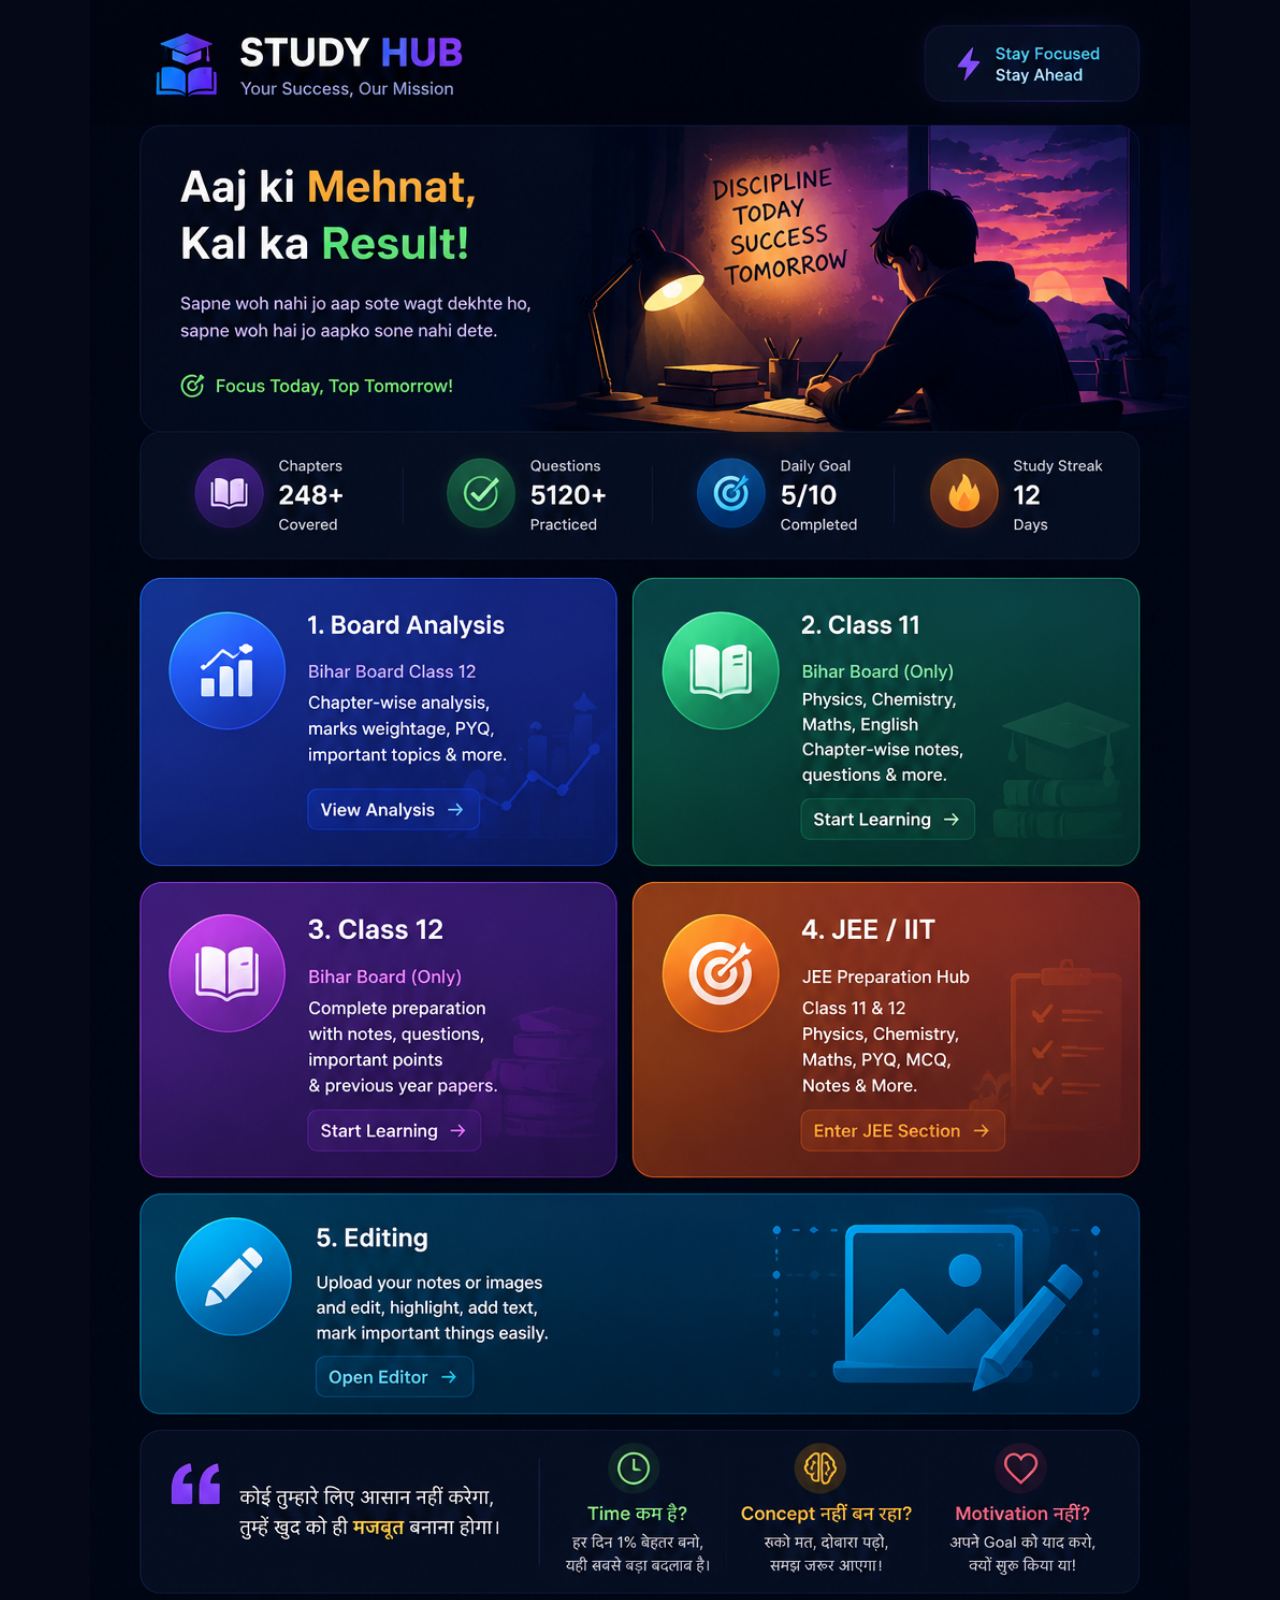
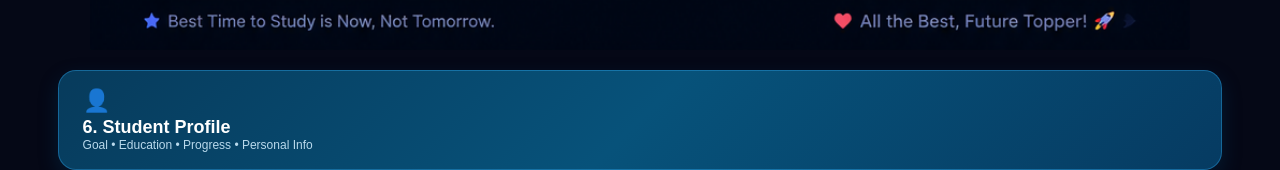
<file: index.html>
<!DOCTYPE html>
<html lang="en">
<head>
  <meta charset="UTF-8">
  <meta name="viewport" content="width=device-width, initial-scale=1.0">

  <title>PadhaiCore</title>

  <link rel="stylesheet" href="style.css">
</head>

<body>

  <main class="home">

    <!-- आपकी design image -->
    <img
      src="assets/home-design.png"
      class="design-image"
      alt="PadhaiCore Home Design"
    >

    <!-- असली Working Buttons -->
    <div class="button-layer">

      <button class="menu-btn board" onclick="openSection('board')">
        <span>📊</span>
        <b>1. Board Analysis</b>
        <small>Chapter • Marks • PYQ • Objective • Subjective</small>
      </button>

      <button class="menu-btn class11" onclick="openSection('class11')">
        <span>📚</span>
        <b>2. Class 11</b>
        <small>Bihar Board • Chapters • Questions • Revision</small>
      </button>

      <button class="menu-btn class12" onclick="openSection('class12')">
        <span>📖</span>
        <b>3. Class 12</b>
        <small>Bihar Board • Notes • Questions • Revision</small>
      </button>

      <button class="menu-btn jee" onclick="openSection('jee')">
        <span>🎯</span>
        <b>4. JEE / IIT</b>
        <small>Class 11 • Class 12 • Physics • Chemistry • Maths</small>
      </button>

      <button class="menu-btn editing" onclick="openSection('editing')">
        <span>✏️</span>
        <b>5. Editing</b>
        <small>Photo • Mark • Highlight • Write • Save</small>
      </button>

    </div>

  </main>

  <button class="menu-btn profile"
   onclick="openSection('profile')" >
    <span>👤</span>
    <b>6. Student Profile</b>
    <small>Goal • Education • Progress • Personal Info</small>
  </button>

  <script src="script.js"></script>


  

  

</body>
</html>
</file>
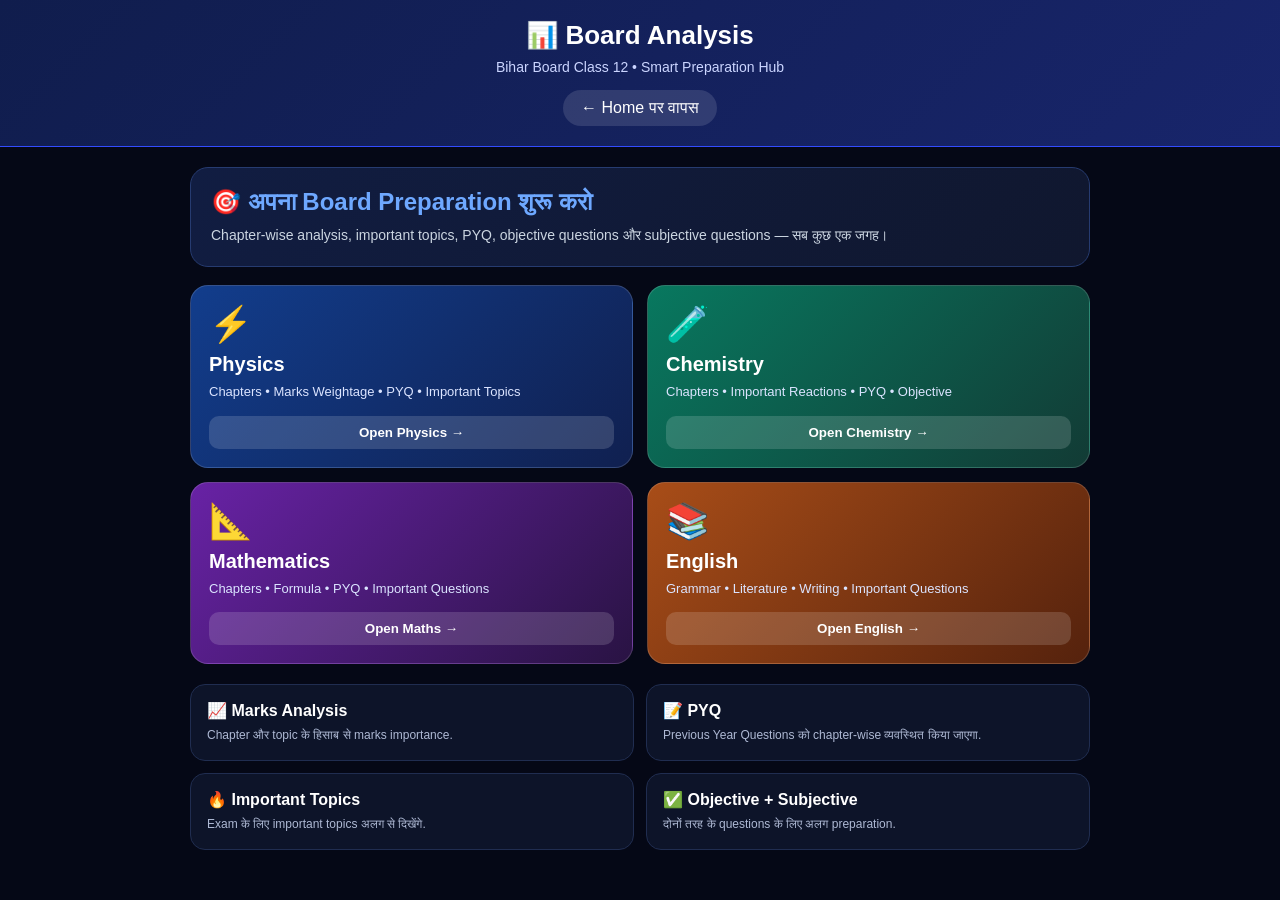
<file: board.html>
<!DOCTYPE html>
<html lang="hi">
<head>
  <meta charset="UTF-8">
  <meta name="viewport" content="width=device-width, initial-scale=1.0">

  <title>Board Analysis | PadhaiCore</title>

  <style>
    * {
      box-sizing: border-box;
      margin: 0;
      padding: 0;
    }

    body {
      font-family: Arial, sans-serif;
      background: #050816;
      color: white;
      padding-bottom: 30px;
    }

    .header {
      padding: 20px 16px;
      text-align: center;
      background: linear-gradient(135deg, #101d4d, #18256b);
      border-bottom: 1px solid #334cff;
    }

    .header h1 {
      font-size: 26px;
      margin-bottom: 8px;
    }

    .header p {
      color: #cbd5ff;
      font-size: 14px;
    }

    .back {
      display: inline-block;
      margin-top: 15px;
      padding: 9px 18px;
      border-radius: 20px;
      background: rgba(255,255,255,0.12);
      color: white;
      text-decoration: none;
    }

    .container {
      width: 94%;
      max-width: 900px;
      margin: 20px auto;
    }

    .welcome {
      padding: 20px;
      border-radius: 18px;
      background: linear-gradient(135deg, #111d42, #10172e);
      border: 1px solid #263b70;
      margin-bottom: 18px;
    }

    .welcome h2 {
      color: #6ea8ff;
      margin-bottom: 8px;
    }

    .welcome p {
      color: #cbd5e1;
      line-height: 1.6;
      font-size: 14px;
    }

    .subjects {
      display: grid;
      grid-template-columns: repeat(2, 1fr);
      gap: 14px;
    }

    .subject {
      padding: 18px;
      border-radius: 18px;
      min-height: 180px;
      display: flex;
      flex-direction: column;
      justify-content: space-between;
      border: 1px solid rgba(255,255,255,0.15);
    }

    .physics {
      background: linear-gradient(135deg, #123d8c, #102050);
    }

    .chemistry {
      background: linear-gradient(135deg, #08785f, #123b35);
    }

    .maths {
      background: linear-gradient(135deg, #6822a5, #291343);
    }

    .english {
      background: linear-gradient(135deg, #a84d18, #55220d);
    }

    .subject .icon {
      font-size: 35px;
    }

    .subject h3 {
      margin-top: 8px;
      font-size: 20px;
    }

    .subject p {
      color: #dbe4ff;
      font-size: 13px;
      line-height: 1.5;
      margin-top: 6px;
    }

    .open-btn {
      margin-top: 14px;
      padding: 9px 13px;
      border: none;
      border-radius: 10px;
      background: rgba(255,255,255,0.15);
      color: white;
      font-weight: bold;
      cursor: pointer;
    }

    .features {
      margin-top: 20px;
      display: grid;
      grid-template-columns: repeat(2, 1fr);
      gap: 12px;
    }

    .feature {
      padding: 16px;
      border-radius: 15px;
      background: #0d1429;
      border: 1px solid #202d50;
    }

    .feature h3 {
      margin-bottom: 6px;
      font-size: 16px;
    }

    .feature p {
      color: #aeb9d4;
      font-size: 12px;
      line-height: 1.5;
    }

    @media (max-width: 600px) {
      .subjects,
      .features {
        grid-template-columns: 1fr;
      }

      .header h1 {
        font-size: 23px;
      }
    }
  </style>
</head>

<body>

  <header class="header">
    <h1>📊 Board Analysis</h1>
    <p>Bihar Board Class 12 • Smart Preparation Hub</p>

    <a href="index.html" class="back">← Home पर वापस</a>
  </header>

  <main class="container">

    <section class="welcome">
      <h2>🎯 अपना Board Preparation शुरू करो</h2>
      <p>
        Chapter-wise analysis, important topics, PYQ,
        objective questions और subjective questions —
        सब कुछ एक जगह।
      </p>
    </section>

    <section class="subjects">

      <div class="subject physics">
        <div>
          <div class="icon">⚡</div>
          <h3>Physics</h3>
          <p>
            Chapters • Marks Weightage • PYQ •
            Important Topics
          </p>
        </div>

        <button class="open-btn" onclick="comingSoon('Physics')">
          Open Physics →
        </button>
      </div>

      <div class="subject chemistry">
        <div>
          <div class="icon">🧪</div>
          <h3>Chemistry</h3>
          <p>
            Chapters • Important Reactions •
            PYQ • Objective
          </p>
        </div>

        <button class="open-btn" onclick="comingSoon('Chemistry')">
          Open Chemistry →
        </button>
      </div>

      <div class="subject maths">
        <div>
          <div class="icon">📐</div>
          <h3>Mathematics</h3>
          <p>
            Chapters • Formula • PYQ •
            Important Questions
          </p>
        </div>

        <button class="open-btn" onclick="comingSoon('Mathematics')">
          Open Maths →
        </button>
      </div>

      <div class="subject english">
        <div>
          <div class="icon">📚</div>
          <h3>English</h3>
          <p>
            Grammar • Literature • Writing •
            Important Questions
          </p>
        </div>

        <button class="open-btn" onclick="comingSoon('English')">
          Open English →
        </button>
      </div>

    </section>

    <section class="features">

      <div class="feature">
        <h3>📈 Marks Analysis</h3>
        <p>Chapter और topic के हिसाब से marks importance.</p>
      </div>

      <div class="feature">
        <h3>📝 PYQ</h3>
        <p>Previous Year Questions को chapter-wise व्यवस्थित किया जाएगा.</p>
      </div>

      <div class="feature">
        <h3>🔥 Important Topics</h3>
        <p>Exam के लिए important topics अलग से दिखेंगे.</p>
      </div>

      <div class="feature">
        <h3>✅ Objective + Subjective</h3>
        <p>दोनों तरह के questions के लिए अलग preparation.</p>
      </div>

    </section>

  </main>

  <script>
    function comingSoon(subject) {
      alert(subject + " analysis जल्द शुरू होगा! 🚀");
    }
  </script>

</body>
          </html>
</file>
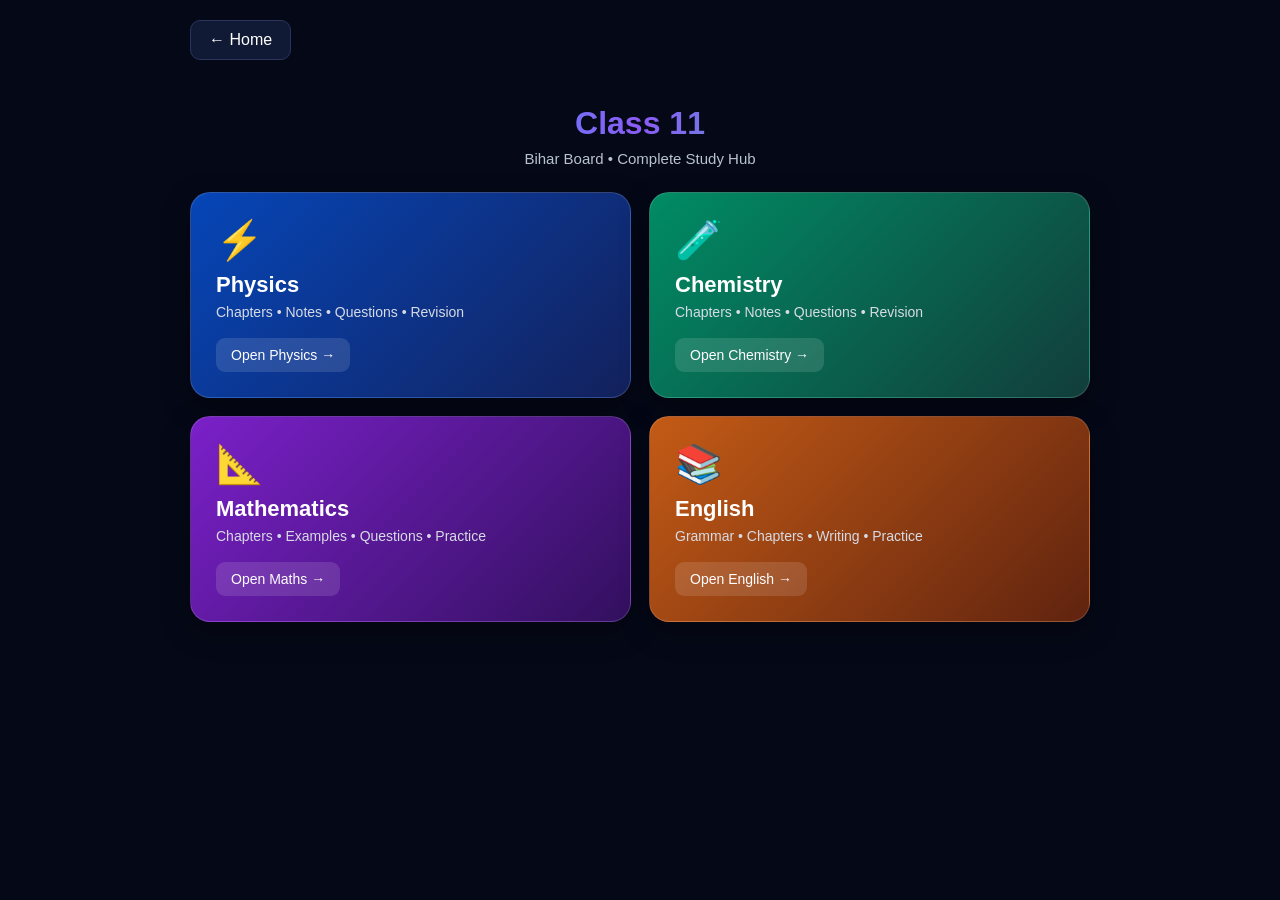
<file: class11.html>
<!DOCTYPE html>
<html lang="en">
<head>
  <meta charset="UTF-8">
  <meta name="viewport" content="width=device-width, initial-scale=1.0">

  <title>Class 11 - PadhaiCore</title>

  <style>
    * {
      box-sizing: border-box;
      margin: 0;
      padding: 0;
    }

    body {
      background: #050816;
      color: white;
      font-family: Arial, sans-serif;
      min-height: 100vh;
      padding: 20px;
    }

    .container {
      max-width: 900px;
      margin: auto;
    }

    .header {
      text-align: center;
      padding: 25px 10px;
    }

    .header h1 {
      font-size: 32px;
      margin-bottom: 8px;
      background: linear-gradient(90deg, #00d4ff, #8b5cf6, #00ff88);
      -webkit-background-clip: text;
      color: transparent;
    }

    .header p {
      color: #b9c2d0;
      font-size: 15px;
    }

    .back {
      display: inline-block;
      margin-bottom: 20px;
      padding: 10px 18px;
      border-radius: 10px;
      background: #111a35;
      color: white;
      text-decoration: none;
      border: 1px solid #28345c;
    }

    .subjects {
      display: grid;
      grid-template-columns: repeat(2, 1fr);
      gap: 18px;
    }

    .subject {
      padding: 25px;
      min-height: 170px;
      border-radius: 20px;
      border: 1px solid rgba(255,255,255,0.15);
      display: flex;
      flex-direction: column;
      justify-content: space-between;
      box-shadow: 0 10px 30px rgba(0,0,0,0.25);
    }

    .subject .icon {
      font-size: 38px;
    }

    .subject h2 {
      margin-top: 10px;
      font-size: 22px;
    }

    .subject p {
      color: #d7dbe5;
      font-size: 14px;
      margin-top: 6px;
    }

    .open {
      margin-top: 18px;
      width: fit-content;
      padding: 9px 15px;
      border-radius: 9px;
      border: none;
      color: white;
      background: rgba(255,255,255,0.12);
      cursor: pointer;
      font-size: 14px;
    }

    .physics {
      background: linear-gradient(135deg, #0646b8, #13215c);
    }

    .chemistry {
      background: linear-gradient(135deg, #008c65, #123d3a);
    }

    .maths {
      background: linear-gradient(135deg, #7b20c9, #32105e);
    }

    .english {
      background: linear-gradient(135deg, #c45b16, #60230f);
    }

    @media (max-width: 600px) {
      body {
        padding: 12px;
      }

      .subjects {
        grid-template-columns: 1fr;
      }

      .header h1 {
        font-size: 27px;
      }
    }
  </style>
</head>

<body>

  <div class="container">

    <a href="index.html" class="back">← Home</a>

    <div class="header">
      <h1>Class 11</h1>
      <p>Bihar Board • Complete Study Hub</p>
    </div>

    <div class="subjects">

      <div class="subject physics">
        <div>
          <div class="icon">⚡</div>
          <h2>Physics</h2>
          <p>Chapters • Notes • Questions • Revision</p>
        </div>
        <button class="open" onclick="openSubject('Physics')">
          Open Physics →
        </button>
      </div>

      <div class="subject chemistry">
        <div>
          <div class="icon">🧪</div>
          <h2>Chemistry</h2>
          <p>Chapters • Notes • Questions • Revision</p>
        </div>
        <button class="open" onclick="openSubject('Chemistry')">
          Open Chemistry →
        </button>
      </div>

      <div class="subject maths">
        <div>
          <div class="icon">📐</div>
          <h2>Mathematics</h2>
          <p>Chapters • Examples • Questions • Practice</p>
        </div>
        <button class="open" onclick="openSubject('Mathematics')">
          Open Maths →
        </button>
      </div>

      <div class="subject english">
        <div>
          <div class="icon">📚</div>
          <h2>English</h2>
          <p>Grammar • Chapters • Writing • Practice</p>
        </div>
        <button class="open" onclick="openSubject('English')">
          Open English →
        </button>
      </div>

    </div>

  </div>

  <script>
    function openSubject(subject) {
      alert(subject + " section जल्द शुरू होगा!");
    }
  </script>

</body>
</html>
</file>
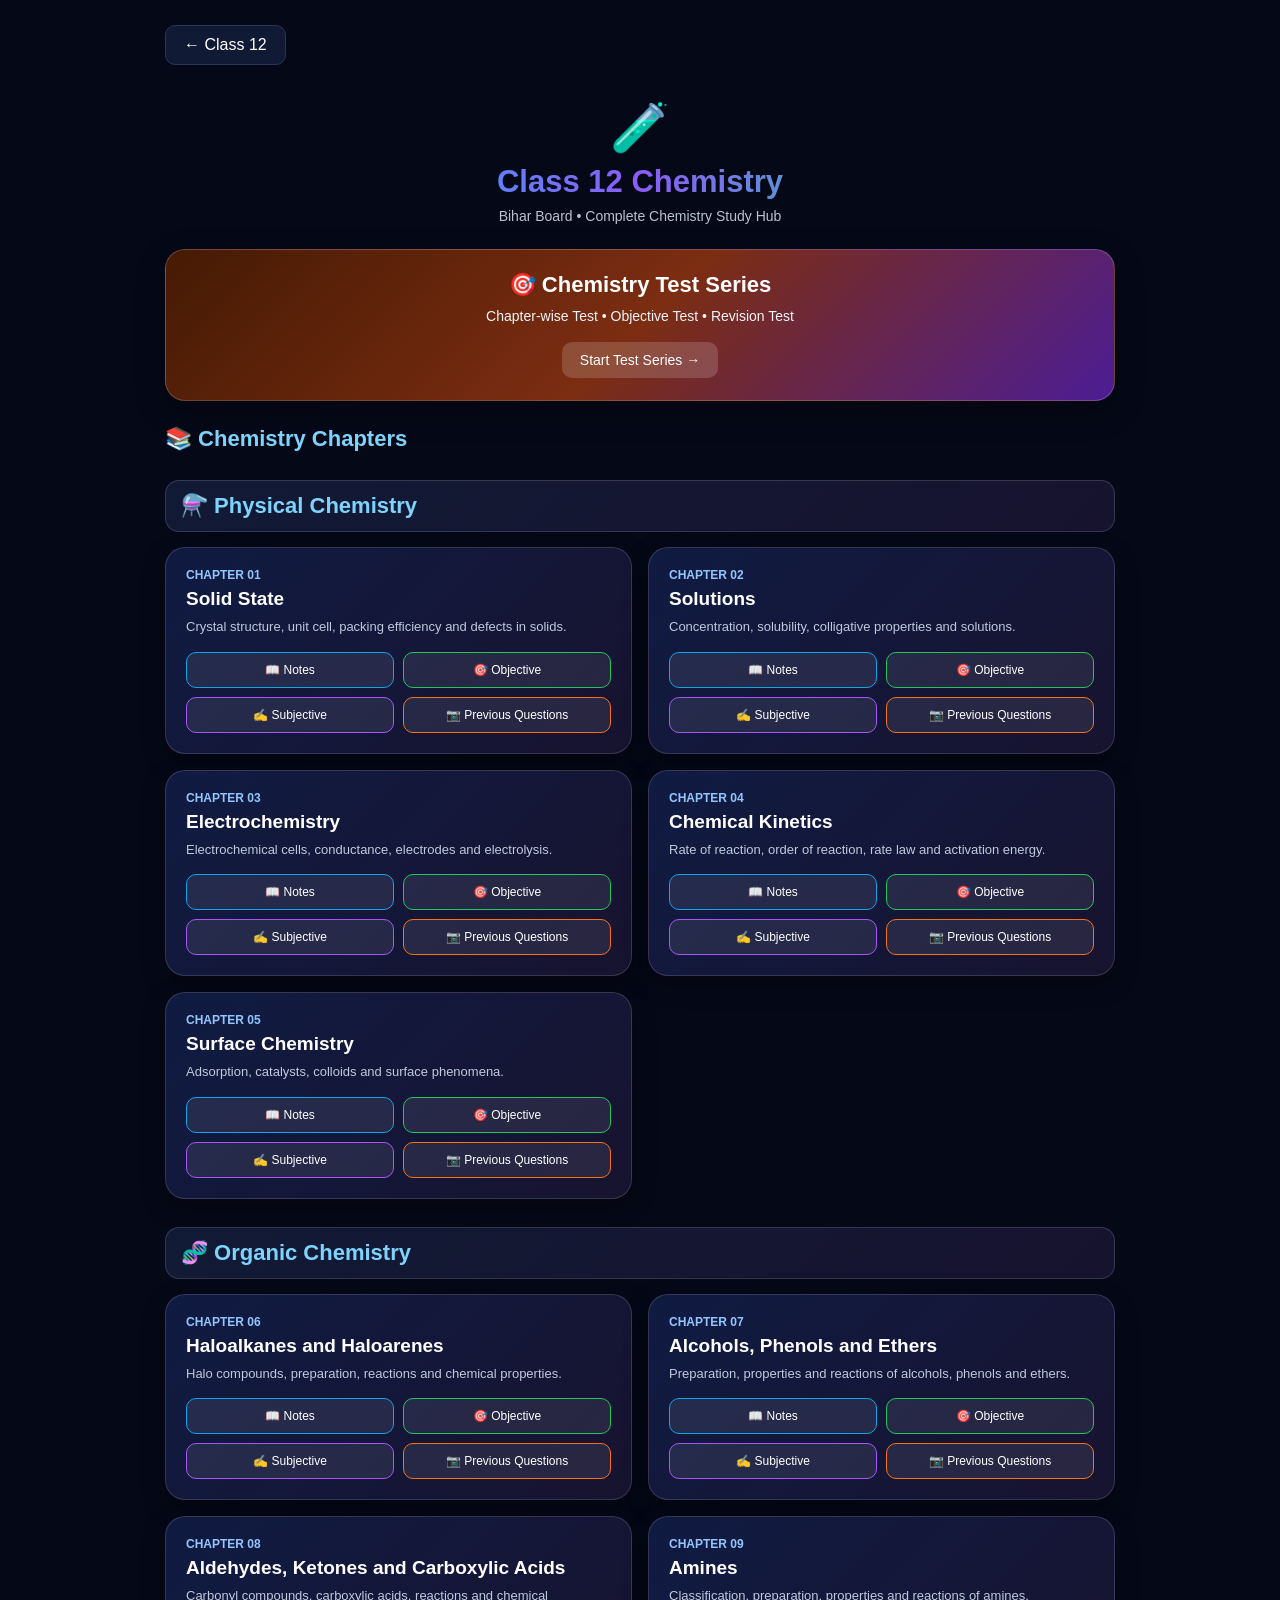
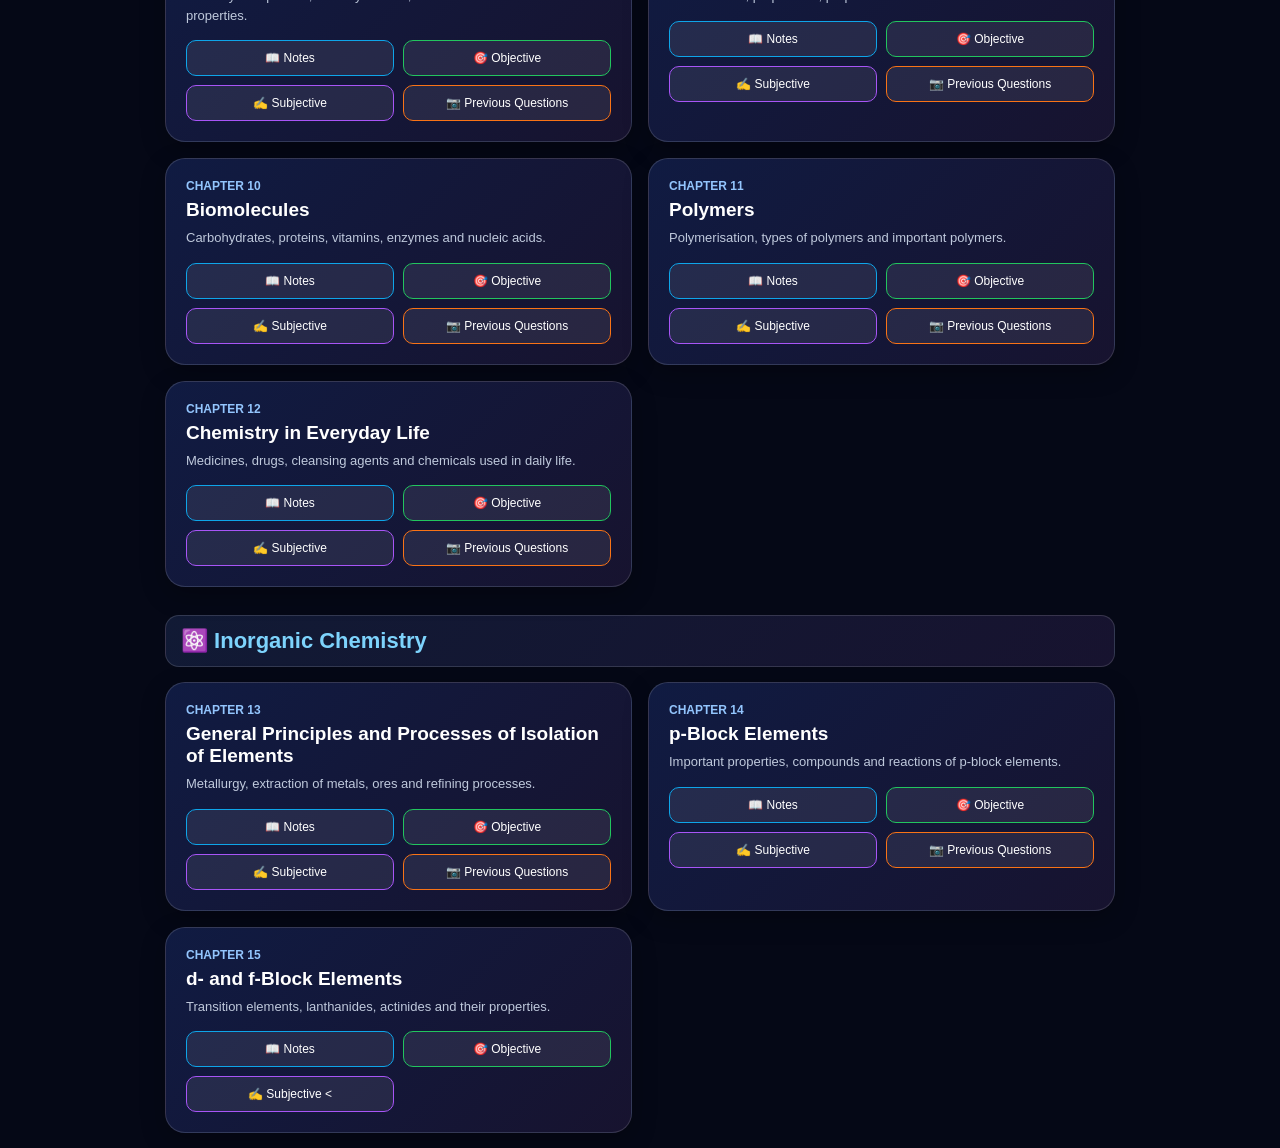
<file: class12-chemistry.html>
<!DOCTYPE html>
<html lang="en">
<head>
  <meta charset="UTF-8">
  <meta name="viewport" content="width=device-width, initial-scale=1.0">

  <title>Class 12 Chemistry - PadhaiCore</title>

  <style>
    * {
      box-sizing: border-box;
      margin: 0;
      padding: 0;
    }

    body {
      background: #050816;
      color: white;
      font-family: Arial, sans-serif;
      min-height: 100vh;
      padding: 15px;
    }

    .container {
      max-width: 950px;
      margin: auto;
    }

    .back {
      display: inline-block;
      margin: 10px 0 20px;
      padding: 10px 18px;
      border-radius: 10px;
      background: #111a35;
      color: white;
      text-decoration: none;
      border: 1px solid #28345c;
    }

    .header {
      text-align: center;
      padding: 15px 10px 25px;
    }

    .header .icon {
      font-size: 48px;
    }

    .header h1 {
      margin-top: 8px;
      font-size: 31px;
      background: linear-gradient(90deg, #00d4ff, #8b5cf6, #00ff88);
      -webkit-background-clip: text;
      color: transparent;
    }

    .header p {
      margin-top: 8px;
      color: #b9c2d0;
      font-size: 14px;
    }

    /* TEST SERIES */

    .test-series {
      margin-bottom: 25px;
      padding: 22px;
      border-radius: 20px;
      background: linear-gradient(135deg, #451a03, #7c2d12, #4c1d95);
      border: 1px solid rgba(255,255,255,0.18);
      text-align: center;
      box-shadow: 0 10px 30px rgba(0,0,0,0.25);
    }

    .test-series h2 {
      font-size: 22px;
      margin-bottom: 8px;
    }

    .test-series p {
      color: #f1f5f9;
      font-size: 14px;
      line-height: 1.5;
    }

    .test-btn {
      margin-top: 15px;
      padding: 10px 18px;
      border: none;
      border-radius: 10px;
      background: rgba(255,255,255,0.16);
      color: white;
      cursor: pointer;
      font-size: 14px;
    }

    /* CHAPTER SECTION */

    .section-title {
      margin: 10px 0 15px;
      font-size: 22px;
      color: #7dd3fc;
    }

    .chapters {
      display: grid;
      grid-template-columns: repeat(2, 1fr);
      gap: 16px;
    }

    .chapter {
      padding: 20px;
      border-radius: 20px;
      border: 1px solid rgba(255,255,255,0.14);
      background: linear-gradient(135deg, #101b42, #17132f);
      box-shadow: 0 8px 25px rgba(0,0,0,0.25);
    }

    .chapter-number {
      color: #93c5fd;
      font-size: 12px;
      font-weight: bold;
      margin-bottom: 6px;
    }

    .chapter h2 {
      font-size: 19px;
      margin-bottom: 7px;
    }

    .chapter p {
      color: #bfc9dc;
      font-size: 13px;
      line-height: 1.5;
    }

    .chapter-buttons {
      display: grid;
      grid-template-columns: repeat(2, 1fr);
      gap: 9px;
      margin-top: 15px;
    }

    .chapter-btn {
      padding: 10px 6px;
      border: 1px solid rgba(255,255,255,0.13);
      border-radius: 10px;
      background: rgba(255,255,255,0.08);
      color: white;
      cursor: pointer;
      font-size: 12px;
    }

    .chapter-btn:hover {
      background: rgba(255,255,255,0.16);
    }

    /* BUTTON COLORS */

    .notes {
      border-color: #0ea5e9;
    }

    .objective {
      border-color: #22c55e;
    }

    .subjective {
      border-color: #a855f7;
    }

    .previous {
      border-color: #f97316;
    }

    /* CHEMISTRY TYPE HEADINGS */

    .chemistry-title {
      margin: 28px 0 15px;
      padding: 12px 15px;
      border-radius: 14px;
      background: linear-gradient(135deg, #111a35, #17132f);
      border: 1px solid rgba(255,255,255,0.14);
      color: #7dd3fc;
      font-size: 22px;
    }

    .footer {
      text-align: center;
      margin: 30px 0 10px;
      color: #707b96;
      font-size: 13px;
    }

    @media (max-width: 650px) {

      body {
        padding: 10px;
      }

      .chapters {
        grid-template-columns: 1fr;
      }

      .header h1 {
        font-size: 27px;
      }

      .chapter-buttons {
        grid-template-columns: repeat(2, 1fr);
      }
    }
  </style>
</head>

<body>

  <div class="container">

    <!-- BACK -->

    <a href="class12.html" class="back">← Class 12</a>


    <!-- HEADER -->

    <div class="header">

      <div class="icon">🧪</div>

      <h1>Class 12 Chemistry</h1>

      <p>
        Bihar Board • Complete Chemistry Study Hub
      </p>

    </div>


    <!-- TEST SERIES -->

    <div class="test-series">

      <h2>🎯 Chemistry Test Series</h2>

      <p>
        Chapter-wise Test • Objective Test • Revision Test
      </p>

      <button class="test-btn" onclick="openTestSeries()">
        Start Test Series →
      </button>

    </div>


    <!-- MAIN SECTION -->

    <h2 class="section-title">
      📚 Chemistry Chapters
    </h2>


    <!-- ========================= -->
    <!-- PHYSICAL CHEMISTRY -->
    <!-- ========================= -->

    <h2 class="chemistry-title">
      ⚗️ Physical Chemistry
    </h2>

    <div class="chapters">


      <!-- CHAPTER 1 -->

      <div class="chapter">

        <div class="chapter-number">
          CHAPTER 01
        </div>

        <h2>
          Solid State
        </h2>

        <p>
          Crystal structure, unit cell, packing efficiency
          and defects in solids.
        </p>

        <div class="chapter-buttons">

          <button class="chapter-btn notes"
            onclick="openContent('Chapter 1 Notes')">
            📖 Notes
          </button>

          <button class="chapter-btn objective"
            onclick="openContent('Chapter 1 Objective')">
            🎯 Objective
          </button>

          <button class="chapter-btn subjective"
            onclick="openContent('Chapter 1 Subjective')">
            ✍️ Subjective
          </button>

          <button class="chapter-btn previous"
            onclick="openContent('Chapter 1 Previous Questions')">
            📷 Previous Questions
          </button>

        </div>

      </div>


      <!-- CHAPTER 2 -->

      <div class="chapter">

        <div class="chapter-number">
          CHAPTER 02
        </div>

        <h2>
          Solutions
        </h2>

        <p>
          Concentration, solubility, colligative properties
          and solutions.
        </p>

        <div class="chapter-buttons">

          <button class="chapter-btn notes"
            onclick="openContent('Chapter 2 Notes')">
            📖 Notes
          </button>

          <button class="chapter-btn objective"
            onclick="openContent('Chapter 2 Objective')">
            🎯 Objective
          </button>

          <button class="chapter-btn subjective"
            onclick="openContent('Chapter 2 Subjective')">
            ✍️ Subjective
          </button>

          <button class="chapter-btn previous"
            onclick="openContent('Chapter 2 Previous Questions')">
            📷 Previous Questions
          </button>

        </div>

      </div>


      <!-- CHAPTER 3 -->

      <div class="chapter">

        <div class="chapter-number">
          CHAPTER 03
        </div>

        <h2>
          Electrochemistry
        </h2>

        <p>
          Electrochemical cells, conductance, electrodes
          and electrolysis.
        </p>

        <div class="chapter-buttons">

          <button class="chapter-btn notes"
            onclick="openContent('Chapter 3 Notes')">
            📖 Notes
          </button>

          <button class="chapter-btn objective"
            onclick="openContent('Chapter 3 Objective')">
            🎯 Objective
          </button>

          <button class="chapter-btn subjective"
            onclick="openContent('Chapter 3 Subjective')">
            ✍️ Subjective
          </button>

          <button class="chapter-btn previous"
            onclick="openContent('Chapter 3 Previous Questions')">
            📷 Previous Questions
          </button>

        </div>

      </div>


      <!-- CHAPTER 4 -->

      <div class="chapter">

        <div class="chapter-number">
          CHAPTER 04
        </div>

        <h2>
          Chemical Kinetics
        </h2>

        <p>
          Rate of reaction, order of reaction,
          rate law and activation energy.
        </p>

        <div class="chapter-buttons">

          <button class="chapter-btn notes"
            onclick="openContent('Chapter 4 Notes')">
            📖 Notes
          </button>

          <button class="chapter-btn objective"
            onclick="openContent('Chapter 4 Objective')">
            🎯 Objective
          </button>

          <button class="chapter-btn subjective"
            onclick="openContent('Chapter 4 Subjective')">
            ✍️ Subjective
          </button>

          <button class="chapter-btn previous"
            onclick="openContent('Chapter 4 Previous Questions')">
            📷 Previous Questions
          </button>

        </div>

      </div>


      <!-- CHAPTER 5 -->

      <div class="chapter">

        <div class="chapter-number">
          CHAPTER 05
        </div>

        <h2>
          Surface Chemistry
        </h2>

        <p>
          Adsorption, catalysts, colloids and
          surface phenomena.
        </p>

        <div class="chapter-buttons">

          <button class="chapter-btn notes"
            onclick="openContent('Chapter 5 Notes')">
            📖 Notes
          </button>

          <button class="chapter-btn objective"
            onclick="openContent('Chapter 5 Objective')">
            🎯 Objective
          </button>

          <button class="chapter-btn subjective"
            onclick="openContent('Chapter 5 Subjective')">
            ✍️ Subjective
          </button>

          <button class="chapter-btn previous"
            onclick="openContent('Chapter 5 Previous Questions')">
            📷 Previous Questions
          </button>

        </div>

      </div>

    </div>


    <!-- ========================= -->
    <!-- ORGANIC CHEMISTRY -->
    <!-- ========================= -->

    <h2 class="chemistry-title">
      🧬 Organic Chemistry
    </h2>

    <div class="chapters">


      <!-- CHAPTER 6 -->

      <div class="chapter">

        <div class="chapter-number">
          CHAPTER 06
        </div>

        <h2>
          Haloalkanes and Haloarenes
        </h2>

        <p>
          Halo compounds, preparation, reactions
          and chemical properties.
        </p>

        <div class="chapter-buttons">

          <button class="chapter-btn notes"
            onclick="openContent('Chapter 6 Notes')">
            📖 Notes
          </button>

          <button class="chapter-btn objective"
            onclick="openContent('Chapter 6 Objective')">
            🎯 Objective
          </button>

          <button class="chapter-btn subjective"
            onclick="openContent('Chapter 6 Subjective')">
            ✍️ Subjective
          </button>

          <button class="chapter-btn previous"
            onclick="openContent('Chapter 6 Previous Questions')">
            📷 Previous Questions
          </button>

        </div>

      </div>


      <!-- CHAPTER 7 -->

      <div class="chapter">

        <div class="chapter-number">
          CHAPTER 07
        </div>

        <h2>
          Alcohols, Phenols and Ethers
        </h2>

        <p>
          Preparation, properties and reactions of
          alcohols, phenols and ethers.
        </p>

        <div class="chapter-buttons">

          <button class="chapter-btn notes"
            onclick="openContent('Chapter 7 Notes')">
            📖 Notes
          </button>

          <button class="chapter-btn objective"
            onclick="openContent('Chapter 7 Objective')">
            🎯 Objective
          </button>

          <button class="chapter-btn subjective"
            onclick="openContent('Chapter 7 Subjective')">
            ✍️ Subjective
          </button>

          <button class="chapter-btn previous"
            onclick="openContent('Chapter 7 Previous Questions')">
            📷 Previous Questions
          </button>

        </div>

      </div>


      <!-- CHAPTER 8 -->

      <div class="chapter">

        <div class="chapter-number">
          CHAPTER 08
        </div>

        <h2>
          Aldehydes, Ketones and Carboxylic Acids
        </h2>

        <p>
          Carbonyl compounds, carboxylic acids,
          reactions and chemical properties.
        </p>

        <div class="chapter-buttons">

          <button class="chapter-btn notes"
            onclick="openContent('Chapter 8 Notes')">
            📖 Notes
          </button>

          <button class="chapter-btn objective"
            onclick="openContent('Chapter 8 Objective')">
            🎯 Objective
          </button>

          <button class="chapter-btn subjective"
            onclick="openContent('Chapter 8 Subjective')">
            ✍️ Subjective
          </button>

          <button class="chapter-btn previous"
            onclick="openContent('Chapter 8 Previous Questions')">
            📷 Previous Questions
          </button>

        </div>

      </div>


      <!-- CHAPTER 9 -->

      <div class="chapter">

        <div class="chapter-number">
          CHAPTER 09
        </div>

        <h2>
          Amines
        </h2>

        <p>
          Classification, preparation, properties
          and reactions of amines.
        </p>

        <div class="chapter-buttons">

          <button class="chapter-btn notes"
            onclick="openContent('Chapter 9 Notes')">
            📖 Notes
          </button>

          <button class="chapter-btn objective"
            onclick="openContent('Chapter 9 Objective')">
            🎯 Objective
          </button>

          <button class="chapter-btn subjective"
            onclick="openContent('Chapter 9 Subjective')">
            ✍️ Subjective
          </button>

          <button class="chapter-btn previous"
            onclick="openContent('Chapter 9 Previous Questions')">
            📷 Previous Questions
          </button>

        </div>

      </div>


      <!-- CHAPTER 10 -->

      <div class="chapter">

        <div class="chapter-number">
          CHAPTER 10
        </div>

        <h2>
          Biomolecules
        </h2>

        <p>
          Carbohydrates, proteins, vitamins,
          enzymes and nucleic acids.
        </p>

        <div class="chapter-buttons">

          <button class="chapter-btn notes"
            onclick="openContent('Chapter 10 Notes')">
            📖 Notes
          </button>

          <button class="chapter-btn objective"
            onclick="openContent('Chapter 10 Objective')">
            🎯 Objective
          </button>

          <button class="chapter-btn subjective"
            onclick="openContent('Chapter 10 Subjective')">
            ✍️ Subjective
          </button>

          <button class="chapter-btn previous"
            onclick="openContent('Chapter 10 Previous Questions')">
            📷 Previous Questions
          </button>

        </div>

      </div>


      <!-- CHAPTER 11 -->

      <div class="chapter">

        <div class="chapter-number">
          CHAPTER 11
        </div>

        <h2>
          Polymers
        </h2>

        <p>
          Polymerisation, types of polymers
          and important polymers.
        </p>

        <div class="chapter-buttons">

          <button class="chapter-btn notes"
            onclick="openContent('Chapter 11 Notes')">
            📖 Notes
          </button>

          <button class="chapter-btn objective"
            onclick="openContent('Chapter 11 Objective')">
            🎯 Objective
          </button>

          <button class="chapter-btn subjective"
            onclick="openContent('Chapter 11 Subjective')">
            ✍️ Subjective
          </button>

          <button class="chapter-btn previous"
            onclick="openContent('Chapter 11 Previous Questions')">
            📷 Previous Questions
          </button>

        </div>

      </div>


      <!-- CHAPTER 12 -->

      <div class="chapter">

        <div class="chapter-number">
          CHAPTER 12
        </div>

        <h2>
          Chemistry in Everyday Life
        </h2>

        <p>
          Medicines, drugs, cleansing agents
          and chemicals used in daily life.
        </p>

        <div class="chapter-buttons">

          <button class="chapter-btn notes"
            onclick="openContent('Chapter 12 Notes')">
            📖 Notes
          </button>

          <button class="chapter-btn objective"
            onclick="openContent('Chapter 12 Objective')">
            🎯 Objective
          </button>

          <button class="chapter-btn subjective"
            onclick="openContent('Chapter 12 Subjective')">
            ✍️ Subjective
          </button>

          <button class="chapter-btn previous"
            onclick="openContent('Chapter 12 Previous Questions')">
            📷 Previous Questions
          </button>

        </div>

      </div>

    </div>


    <!-- ========================= -->
    <!-- INORGANIC CHEMISTRY -->
    <!-- ========================= -->

    <h2 class="chemistry-title">
      ⚛️ Inorganic Chemistry
    </h2>

    <div class="chapters">


      <!-- CHAPTER 13 -->

      <div class="chapter">

        <div class="chapter-number">
          CHAPTER 13
        </div>

        <h2>
          General Principles and Processes of Isolation of Elements
        </h2>

        <p>
          Metallurgy, extraction of metals,
          ores and refining processes.
        </p>

        <div class="chapter-buttons">

          <button class="chapter-btn notes"
            onclick="openContent('Chapter 13 Notes')">
            📖 Notes
          </button>

          <button class="chapter-btn objective"
            onclick="openContent('Chapter 13 Objective')">
            🎯 Objective
          </button>

          <button class="chapter-btn subjective"
            onclick="openContent('Chapter 13 Subjective')">
            ✍️ Subjective
          </button>

          <button class="chapter-btn previous"
            onclick="openContent('Chapter 13 Previous Questions')">
            📷 Previous Questions
          </button>

        </div>

      </div>


      <!-- CHAPTER 14 -->

      <div class="chapter">

        <div class="chapter-number">
          CHAPTER 14
        </div>

        <h2>
          p-Block Elements
        </h2>

        <p>
          Important properties, compounds
          and reactions of p-block elements.
        </p>

        <div class="chapter-buttons">

          <button class="chapter-btn notes"
            onclick="openContent('Chapter 14 Notes')">
            📖 Notes
          </button>

          <button class="chapter-btn objective"
            onclick="openContent('Chapter 14 Objective')">
            🎯 Objective
          </button>

          <button class="chapter-btn subjective"
            onclick="openContent('Chapter 14 Subjective')">
            ✍️ Subjective
          </button>

          <button class="chapter-btn previous"
            onclick="openContent('Chapter 14 Previous Questions')">
            📷 Previous Questions
          </button>

        </div>

      </div>


      <!-- CHAPTER 15 -->

      <div class="chapter">

        <div class="chapter-number">
          CHAPTER 15
        </div>

        <h2>
          d- and f-Block Elements
        </h2>

        <p>
          Transition elements, lanthanides,
          actinides and their properties.
        </p>

        <div class="chapter-buttons">

          <button class="chapter-btn notes"
            onclick="openContent('Chapter 15 Notes')">
            📖 Notes
          </button>

          <button class="chapter-btn objective"
            onclick="openContent('Chapter 15 Objective')">
            🎯 Objective
          </button>

          <button class="chapter-btn subjective"
            onclick="openContent('Chapter 15 Subjective')">
            ✍️ Subjective
          <
</file>
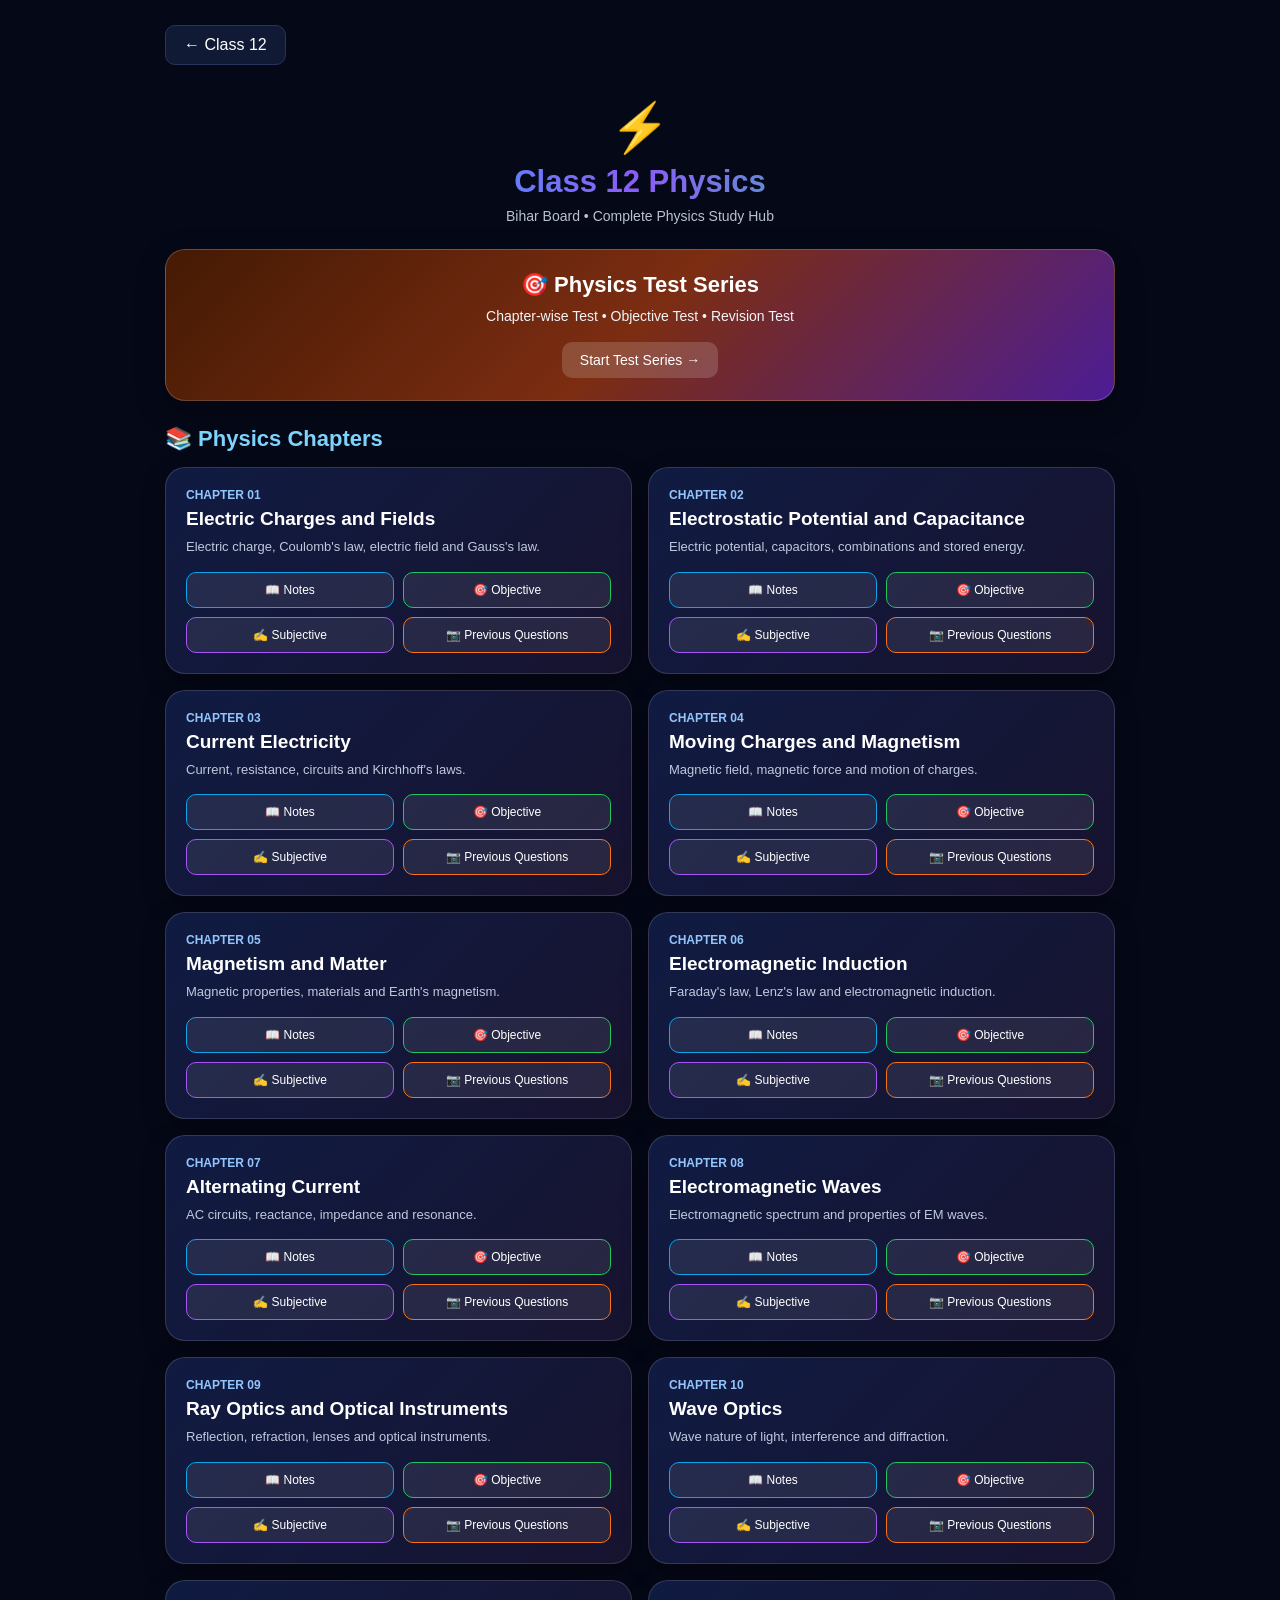
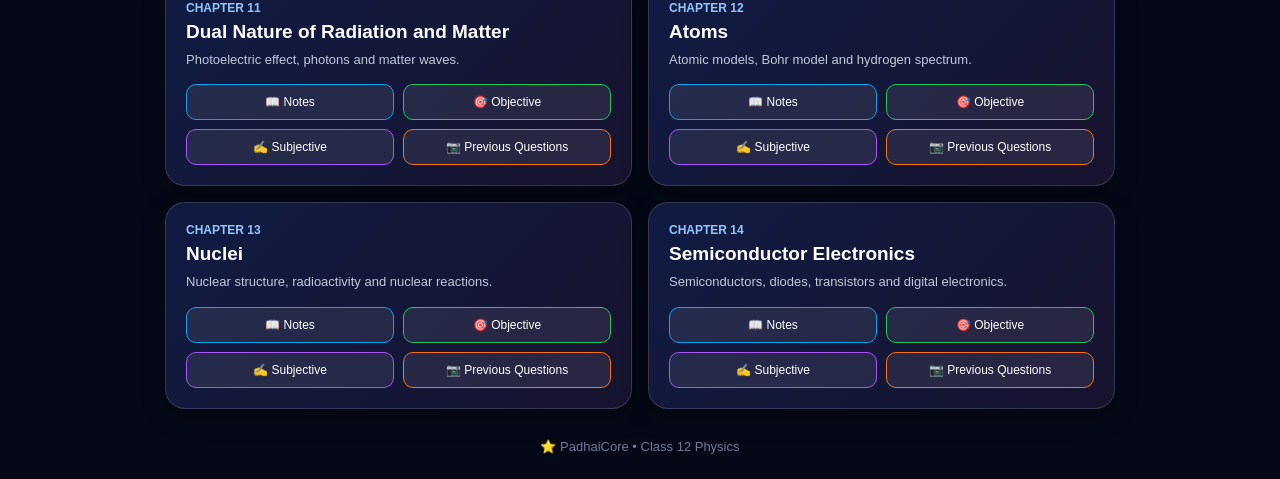
<file: class12-physics.html>
<!DOCTYPE html>
<html lang="en">
<head>
  <meta charset="UTF-8">
  <meta name="viewport" content="width=device-width, initial-scale=1.0">

  <title>Class 12 Physics - PadhaiCore</title>

  <style>
    * {
      box-sizing: border-box;
      margin: 0;
      padding: 0;
    }

    body {
      background: #050816;
      color: white;
      font-family: Arial, sans-serif;
      min-height: 100vh;
      padding: 15px;
    }

    .container {
      max-width: 950px;
      margin: auto;
    }

    .back {
      display: inline-block;
      margin: 10px 0 20px;
      padding: 10px 18px;
      border-radius: 10px;
      background: #111a35;
      color: white;
      text-decoration: none;
      border: 1px solid #28345c;
    }

    .header {
      text-align: center;
      padding: 15px 10px 25px;
    }

    .header .icon {
      font-size: 48px;
    }

    .header h1 {
      margin-top: 8px;
      font-size: 31px;
      background: linear-gradient(90deg, #00d4ff, #8b5cf6, #00ff88);
      -webkit-background-clip: text;
      color: transparent;
    }

    .header p {
      margin-top: 8px;
      color: #b9c2d0;
      font-size: 14px;
    }

    /* TEST SERIES */

    .test-series {
      margin-bottom: 25px;
      padding: 22px;
      border-radius: 20px;
      background: linear-gradient(135deg, #451a03, #7c2d12, #4c1d95);
      border: 1px solid rgba(255,255,255,0.18);
      text-align: center;
      box-shadow: 0 10px 30px rgba(0,0,0,0.25);
    }

    .test-series h2 {
      font-size: 22px;
      margin-bottom: 8px;
    }

    .test-series p {
      color: #f1f5f9;
      font-size: 14px;
      line-height: 1.5;
    }

    .test-btn {
      margin-top: 15px;
      padding: 10px 18px;
      border: none;
      border-radius: 10px;
      background: rgba(255,255,255,0.16);
      color: white;
      cursor: pointer;
      font-size: 14px;
    }

    /* CHAPTERS */

    .section-title {
      margin: 10px 0 15px;
      font-size: 22px;
      color: #7dd3fc;
    }

    .chapters {
      display: grid;
      grid-template-columns: repeat(2, 1fr);
      gap: 16px;
    }

    .chapter {
      padding: 20px;
      border-radius: 20px;
      border: 1px solid rgba(255,255,255,0.14);
      background: linear-gradient(135deg, #101b42, #17132f);
      box-shadow: 0 8px 25px rgba(0,0,0,0.25);
    }

    .chapter-number {
      color: #93c5fd;
      font-size: 12px;
      font-weight: bold;
      margin-bottom: 6px;
    }

    .chapter h2 {
      font-size: 19px;
      margin-bottom: 7px;
    }

    .chapter p {
      color: #bfc9dc;
      font-size: 13px;
      line-height: 1.5;
    }

    .chapter-buttons {
      display: grid;
      grid-template-columns: repeat(2, 1fr);
      gap: 9px;
      margin-top: 15px;
    }

    .chapter-btn {
      padding: 10px 6px;
      border: 1px solid rgba(255,255,255,0.13);
      border-radius: 10px;
      background: rgba(255,255,255,0.08);
      color: white;
      cursor: pointer;
      font-size: 12px;
    }

    .chapter-btn:hover {
      background: rgba(255,255,255,0.16);
    }

    /* DIFFERENT BUTTON COLORS */

    .notes {
      border-color: #0ea5e9;
    }

    .objective {
      border-color: #22c55e;
    }

    .subjective {
      border-color: #a855f7;
    }

    .previous {
      border-color: #f97316;
    }

    .footer {
      text-align: center;
      margin: 30px 0 10px;
      color: #707b96;
      font-size: 13px;
    }

    @media (max-width: 650px) {

      body {
        padding: 10px;
      }

      .chapters {
        grid-template-columns: 1fr;
      }

      .header h1 {
        font-size: 27px;
      }

      .chapter-buttons {
        grid-template-columns: repeat(2, 1fr);
      }
    }
  </style>
</head>

<body>

  <div class="container">

    <!-- BACK -->
    <a href="class12.html" class="back">← Class 12</a>


    <!-- HEADER -->
    <div class="header">

      <div class="icon">⚡</div>

      <h1>Class 12 Physics</h1>

      <p>
        Bihar Board • Complete Physics Study Hub
      </p>

    </div>


    <!-- TEST SERIES -->

    <div class="test-series">

      <h2>🎯 Physics Test Series</h2>

      <p>
        Chapter-wise Test • Objective Test • Revision Test
      </p>

      <button class="test-btn" onclick="openTestSeries()">
        Start Test Series →
      </button>

    </div>


    <!-- CHAPTER SECTION -->

    <h2 class="section-title">
      📚 Physics Chapters
    </h2>


    <div class="chapters">


      <!-- CHAPTER 1 -->

      <div class="chapter">

        <div class="chapter-number">
          CHAPTER 01
        </div>

        <h2>
          Electric Charges and Fields
        </h2>

        <p>
          Electric charge, Coulomb's law, electric field
          and Gauss's law.
        </p>

        <div class="chapter-buttons">

          <button class="chapter-btn notes"
            onclick="window.location.href='physics-ch1-notes.html'">
            📖 Notes
          </button>

          <button class="chapter-btn objective"
  onclick="window.location.href='physics-ch1-objective.html'">
  🎯 Objective
          </button>
            
          
<button class="chapter-btn subjective"
onclick="window.location.href='physics-ch1-subjective.html'">
  ✍️ Subjective
</button>
          
            
          
          

          <button class="chapter-btn previous"
           onclick="window.location.href='physics-ch1-previous.html'" >
            📷 Previous Questions
          </button>

        </div>

      </div>


      <!-- CHAPTER 2 -->

      <div class="chapter">

        <div class="chapter-number">
          CHAPTER 02
        </div>

        <h2>
          Electrostatic Potential and Capacitance
        </h2>

        <p>
          Electric potential, capacitors, combinations
          and stored energy.
        </p>

        <div class="chapter-buttons">

        <button class="chapter-btn notes"
  onclick="window.location.href='physics-ch2-notes.html'">
  📖 Notes
        </button>
          
          
     <button class="chapter-btn objective"
  onclick="window.location.href='physics-ch2-objective.html'">
  🎯 Objective
     </button>   

          
            
            
          

          <button class="chapter-btn subjective"
            onclick="openContent('Chapter 2 Subjective')">
            ✍️ Subjective
          </button>

          <button class="chapter-btn previous"
            onclick="openContent('Chapter 2 Previous Questions')">
            📷 Previous Questions
          </button>

        </div>

      </div>


      <!-- CHAPTER 3 -->

      <div class="chapter">

        <div class="chapter-number">
          CHAPTER 03
        </div>

        <h2>
          Current Electricity
        </h2>

        <p>
          Current, resistance, circuits and Kirchhoff's laws.
        </p>

        <div class="chapter-buttons">

          <button class="chapter-btn notes"
            onclick="openContent('Chapter 3 Notes')">
            📖 Notes
          </button>

          <button class="chapter-btn objective"
            onclick="openContent('Chapter 3 Objective')">
            🎯 Objective
          </button>

          <button class="chapter-btn subjective"
            onclick="openContent('Chapter 3 Subjective')">
            ✍️ Subjective
          </button>

          <button class="chapter-btn previous"
            onclick="openContent('Chapter 3 Previous Questions')">
            📷 Previous Questions
          </button>

        </div>

      </div>


      <!-- CHAPTER 4 -->

      <div class="chapter">

        <div class="chapter-number">
          CHAPTER 04
        </div>

        <h2>
          Moving Charges and Magnetism
        </h2>

        <p>
          Magnetic field, magnetic force and motion of charges.
        </p>

        <div class="chapter-buttons">

          <button class="chapter-btn notes"
            onclick="openContent('Chapter 4 Notes')">
            📖 Notes
          </button>

          <button class="chapter-btn objective"
            onclick="openContent('Chapter 4 Objective')">
            🎯 Objective
          </button>

          <button class="chapter-btn subjective"
            onclick="openContent('Chapter 4 Subjective')">
            ✍️ Subjective
          </button>

          <button class="chapter-btn previous"
            onclick="openContent('Chapter 4 Previous Questions')">
            📷 Previous Questions
          </button>

        </div>

      </div>


      <!-- CHAPTER 5 -->

      <div class="chapter">

        <div class="chapter-number">
          CHAPTER 05
        </div>

        <h2>
          Magnetism and Matter
        </h2>

        <p>
          Magnetic properties, materials and Earth's magnetism.
        </p>

        <div class="chapter-buttons">

          <button class="chapter-btn notes"
            onclick="openContent('Chapter 5 Notes')">
            📖 Notes
          </button>

          <button class="chapter-btn objective"
            onclick="openContent('Chapter 5 Objective')">
            🎯 Objective
          </button>

          <button class="chapter-btn subjective"
            onclick="openContent('Chapter 5 Subjective')">
            ✍️ Subjective
          </button>

          <button class="chapter-btn previous"
            onclick="openContent('Chapter 5 Previous Questions')">
            📷 Previous Questions
          </button>

        </div>

      </div>


      <!-- CHAPTER 6 -->

      <div class="chapter">

        <div class="chapter-number">
          CHAPTER 06
        </div>

        <h2>
          Electromagnetic Induction
        </h2>

        <p>
          Faraday's law, Lenz's law and electromagnetic induction.
        </p>

        <div class="chapter-buttons">

          <button class="chapter-btn notes"
            onclick="openContent('Chapter 6 Notes')">
            📖 Notes
          </button>

          <button class="chapter-btn objective"
            onclick="openContent('Chapter 6 Objective')">
            🎯 Objective
          </button>

          <button class="chapter-btn subjective"
            onclick="openContent('Chapter 6 Subjective')">
            ✍️ Subjective
          </button>

          <button class="chapter-btn previous"
            onclick="openContent('Chapter 6 Previous Questions')">
            📷 Previous Questions
          </button>

        </div>

      </div>


      <!-- CHAPTER 7 -->

      <div class="chapter">

        <div class="chapter-number">
          CHAPTER 07
        </div>

        <h2>
          Alternating Current
        </h2>

        <p>
          AC circuits, reactance, impedance and resonance.
        </p>

        <div class="chapter-buttons">

          <button class="chapter-btn notes"
            onclick="openContent('Chapter 7 Notes')">
            📖 Notes
          </button>

          <button class="chapter-btn objective"
            onclick="openContent('Chapter 7 Objective')">
            🎯 Objective
          </button>

          <button class="chapter-btn subjective"
            onclick="openContent('Chapter 7 Subjective')">
            ✍️ Subjective
          </button>

          <button class="chapter-btn previous"
            onclick="openContent('Chapter 7 Previous Questions')">
            📷 Previous Questions
          </button>

        </div>

      </div>


      <!-- CHAPTER 8 -->

      <div class="chapter">

        <div class="chapter-number">
          CHAPTER 08
        </div>

        <h2>
          Electromagnetic Waves
        </h2>

        <p>
          Electromagnetic spectrum and properties of EM waves.
        </p>

        <div class="chapter-buttons">

          <button class="chapter-btn notes"
            onclick="openContent('Chapter 8 Notes')">
            📖 Notes
          </button>

          <button class="chapter-btn objective"
            onclick="openContent('Chapter 8 Objective')">
            🎯 Objective
          </button>

          <button class="chapter-btn subjective"
            onclick="openContent('Chapter 8 Subjective')">
            ✍️ Subjective
          </button>

          <button class="chapter-btn previous"
            onclick="openContent('Chapter 8 Previous Questions')">
            📷 Previous Questions
          </button>

        </div>

      </div>


      <!-- CHAPTER 9 -->

      <div class="chapter">

        <div class="chapter-number">
          CHAPTER 09
        </div>

        <h2>
          Ray Optics and Optical Instruments
        </h2>

        <p>
          Reflection, refraction, lenses and optical instruments.
        </p>

        <div class="chapter-buttons">

          <button class="chapter-btn notes"
            onclick="openContent('Chapter 9 Notes')">
            📖 Notes
          </button>

          <button class="chapter-btn objective"
            onclick="openContent('Chapter 9 Objective')">
            🎯 Objective
          </button>

          <button class="chapter-btn subjective"
            onclick="openContent('Chapter 9 Subjective')">
            ✍️ Subjective
          </button>

          <button class="chapter-btn previous"
            onclick="openContent('Chapter 9 Previous Questions')">
            📷 Previous Questions
          </button>

        </div>

      </div>


      <!-- CHAPTER 10 -->

      <div class="chapter">

        <div class="chapter-number">
          CHAPTER 10
        </div>

        <h2>
          Wave Optics
        </h2>

        <p>
          Wave nature of light, interference and diffraction.
        </p>

        <div class="chapter-buttons">

          <button class="chapter-btn notes"
            onclick="openContent('Chapter 10 Notes')">
            📖 Notes
          </button>

          <button class="chapter-btn objective"
            onclick="openContent('Chapter 10 Objective')">
            🎯 Objective
          </button>

          <button class="chapter-btn subjective"
            onclick="openContent('Chapter 10 Subjective')">
            ✍️ Subjective
          </button>

          <button class="chapter-btn previous"
            onclick="openContent('Chapter 10 Previous Questions')">
            📷 Previous Questions
          </button>

        </div>

      </div>


      <!-- CHAPTER 11 -->

      <div class="chapter">

        <div class="chapter-number">
          CHAPTER 11
        </div>

        <h2>
          Dual Nature of Radiation and Matter
        </h2>

        <p>
          Photoelectric effect, photons and matter waves.
        </p>

        <div class="chapter-buttons">

          <button class="chapter-btn notes"
            onclick="openContent('Chapter 11 Notes')">
            📖 Notes
          </button>

          <button class="chapter-btn objective"
            onclick="openContent('Chapter 11 Objective')">
            🎯 Objective
          </button>

          <button class="chapter-btn subjective"
            onclick="openContent('Chapter 11 Subjective')">
            ✍️ Subjective
          </button>

          <button class="chapter-btn previous"
            onclick="openContent('Chapter 11 Previous Questions')">
            📷 Previous Questions
          </button>

        </div>

      </div>


      <!-- CHAPTER 12 -->

      <div class="chapter">

        <div class="chapter-number">
          CHAPTER 12
        </div>

        <h2>
          Atoms
        </h2>

        <p>
          Atomic models, Bohr model and hydrogen spectrum.
        </p>

        <div class="chapter-buttons">

          <button class="chapter-btn notes"
            onclick="openContent('Chapter 12 Notes')">
            📖 Notes
          </button>

          <button class="chapter-btn objective"
            onclick="openContent('Chapter 12 Objective')">
            🎯 Objective
          </button>

          <button class="chapter-btn subjective"
            onclick="openContent('Chapter 12 Subjective')">
            ✍️ Subjective
          </button>

          <button class="chapter-btn previous"
            onclick="openContent('Chapter 12 Previous Questions')">
            📷 Previous Questions
          </button>

        </div>

      </div>


      <!-- CHAPTER 13 -->

      <div class="chapter">

        <div class="chapter-number">
          CHAPTER 13
        </div>

        <h2>
          Nuclei
        </h2>

        <p>
          Nuclear structure, radioactivity and nuclear reactions.
        </p>

        <div class="chapter-buttons">

          <button class="chapter-btn notes"
            onclick="openContent('Chapter 13 Notes')">
            📖 Notes
          </button>

          <button class="chapter-btn objective"
            onclick="openContent('Chapter 13 Objective')">
            🎯 Objective
          </button>

          <button class="chapter-btn subjective"
            onclick="openContent('Chapter 13 Subjective')">
            ✍️ Subjective
          </button>

          <button class="chapter-btn previous"
            onclick="openContent('Chapter 13 Previous Questions')">
            📷 Previous Questions
          </button>

        </div>

      </div>


      <!-- CHAPTER 14 -->

      <div class="chapter">

        <div class="chapter-number">
          CHAPTER 14
        </div>

        <h2>
          Semiconductor Electronics
        </h2>

        <p>
          Semiconductors, diodes, transistors and digital electronics.
        </p>

        <div class="chapter-buttons">

          <button class="chapter-btn notes"
            onclick="openContent('Chapter 14 Notes')">
            📖 Notes
          </button>

          <button class="chapter-btn objective"
            onclick="openContent('Chapter 14 Objective')">
            🎯 Objective
          </button>

          <button class="chapter-btn subjective"
            onclick="openContent('Chapter 14 Subjective')">
            ✍️ Subjective
          </button>

          <button class="chapter-btn previous"
            onclick="openContent('Chapter 14 Previous Questions')">
            📷 Previous Questions
          </button>

        </div>

      </div>

    </div>


    <div class="footer">
      ⭐ PadhaiCore • Class 12 Physics
    </div>

  </div>


  <!-- MAIN JAVASCRIPT -->

  <script>

    function openContent(section) {

      alert(section + " section जल्द शुरू होगा!");

    }


    function openTestSeries() {

      alert("Physics Test Series जल्द शुरू होगी!");

    }

  </script>

</body>
  </html>
</file>
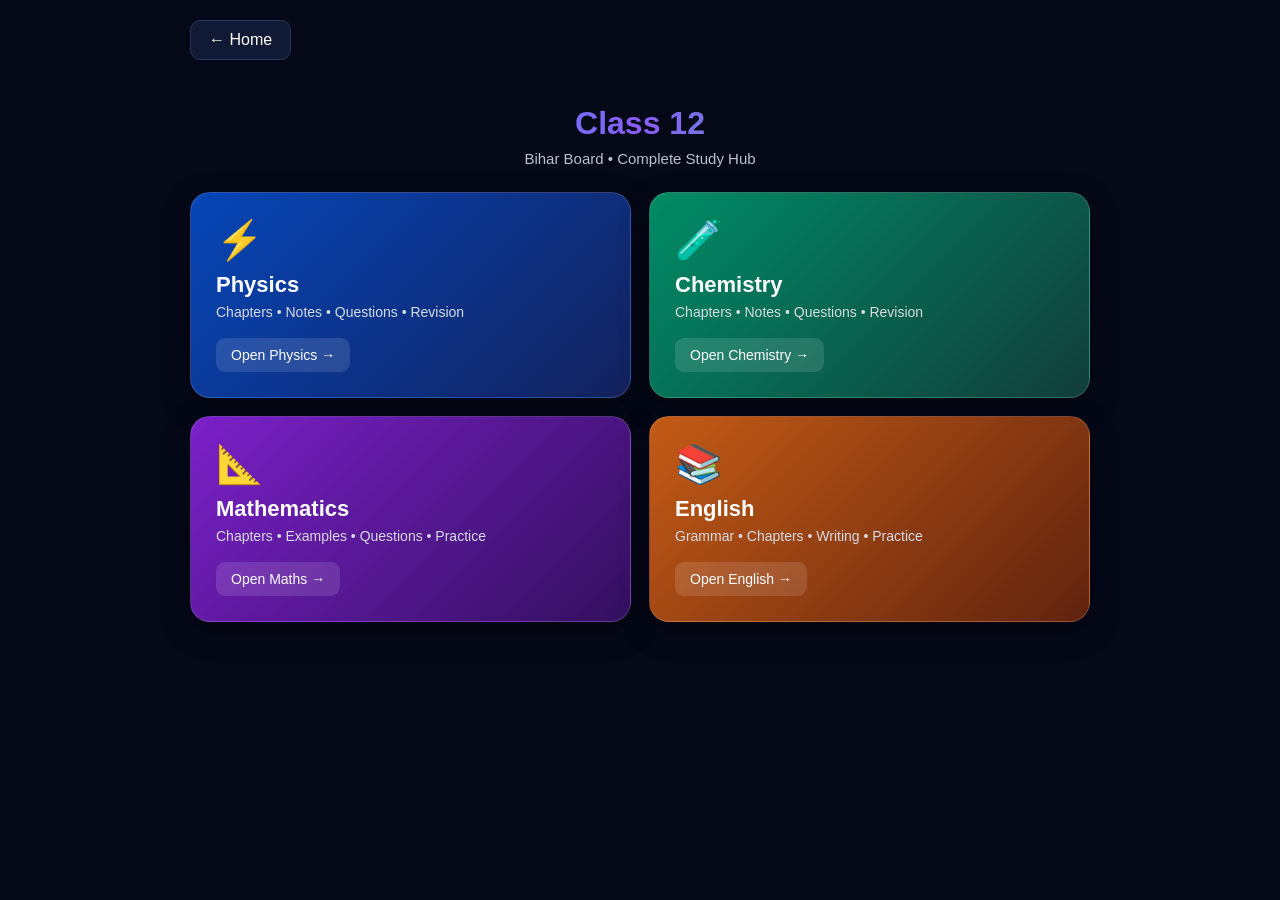
<file: class12.html>
<!DOCTYPE html>
<html lang="en">
<head>
  <meta charset="UTF-8">
  <meta name="viewport" content="width=device-width, initial-scale=1.0">

  <title>Class 12 - PadhaiCore</title>

  <style>
    * {
      box-sizing: border-box;
      margin: 0;
      padding: 0;
    }

    body {
      background: #050816;
      color: white;
      font-family: Arial, sans-serif;
      min-height: 100vh;
      padding: 20px;
    }

    .container {
      max-width: 900px;
      margin: auto;
    }

    .header {
      text-align: center;
      padding: 25px 10px;
    }

    .header h1 {
      font-size: 32px;
      margin-bottom: 8px;
      background: linear-gradient(90deg, #00d4ff, #8b5cf6, #00ff88);
      -webkit-background-clip: text;
      color: transparent;
    }

    .header p {
      color: #b9c2d0;
      font-size: 15px;
    }

    .back {
      display: inline-block;
      margin-bottom: 20px;
      padding: 10px 18px;
      border-radius: 10px;
      background: #111a35;
      color: white;
      text-decoration: none;
      border: 1px solid #28345c;
    }

    .subjects {
      display: grid;
      grid-template-columns: repeat(2, 1fr);
      gap: 18px;
    }

    .subject {
      padding: 25px;
      min-height: 170px;
      border-radius: 20px;
      border: 1px solid rgba(255,255,255,0.15);
      display: flex;
      flex-direction: column;
      justify-content: space-between;
      box-shadow: 0 10px 30px rgba(0,0,0,0.25);
    }

    .subject .icon {
      font-size: 38px;
    }

    .subject h2 {
      margin-top: 10px;
      font-size: 22px;
    }

    .subject p {
      color: #d7dbe5;
      font-size: 14px;
      margin-top: 6px;
    }

    .open {
      margin-top: 18px;
      width: fit-content;
      padding: 9px 15px;
      border-radius: 9px;
      border: none;
      color: white;
      background: rgba(255,255,255,0.12);
      cursor: pointer;
      font-size: 14px;
    }

    .physics {
      background: linear-gradient(135deg, #0646b8, #13215c);
    }

    .chemistry {
      background: linear-gradient(135deg, #008c65, #123d3a);
    }

    .maths {
      background: linear-gradient(135deg, #7b20c9, #32105e);
    }

    .english {
      background: linear-gradient(135deg, #c45b16, #60230f);
    }

    @media (max-width: 600px) {
      body {
        padding: 12px;
      }

      .subjects {
        grid-template-columns: 1fr;
      }

      .header h1 {
        font-size: 27px;
      }
    }
  </style>
</head>

<body>

  <div class="container">

    <a href="index.html" class="back">← Home</a>

    <div class="header">
      <h1>Class 12</h1>
      <p>Bihar Board • Complete Study Hub</p>
    </div>

    <div class="subjects">

      <div class="subject physics">
        <div>
          <div class="icon">⚡</div>
          <h2>Physics</h2>
          <p>Chapters • Notes • Questions • Revision</p>
        </div>

        <button class="open" onclick="location.href='class12-physics.html'" >
          Open Physics →
        </button>
      </div>


      <div class="subject chemistry">
        <div>
          <div class="icon">🧪</div>
          <h2>Chemistry</h2>
          <p>Chapters • Notes • Questions • Revision</p>
        </div>

        <button class="open" onclick="location.href='class12-chemistry.html'">
  Open Chemistry →
        </button>
          
        
      </div>


      <div class="subject maths">
        <div>
          <div class="icon">📐</div>
          <h2>Mathematics</h2>
          <p>Chapters • Examples • Questions • Practice</p>
        </div>

        <button class="open" onclick="openSubject('Mathematics')">
          Open Maths →
        </button>
      </div>


      <div class="subject english">
        <div>
          <div class="icon">📚</div>
          <h2>English</h2>
          <p>Grammar • Chapters • Writing • Practice</p>
        </div>

        <button class="open" onclick="openSubject('English')">
          Open English →
        </button>
      </div>

    </div>

  </div>


  <script>
    function openSubject(subject) {
      alert(subject + " section जल्द शुरू होगा!");
    }
  </script>

</body>
</html>
</file>
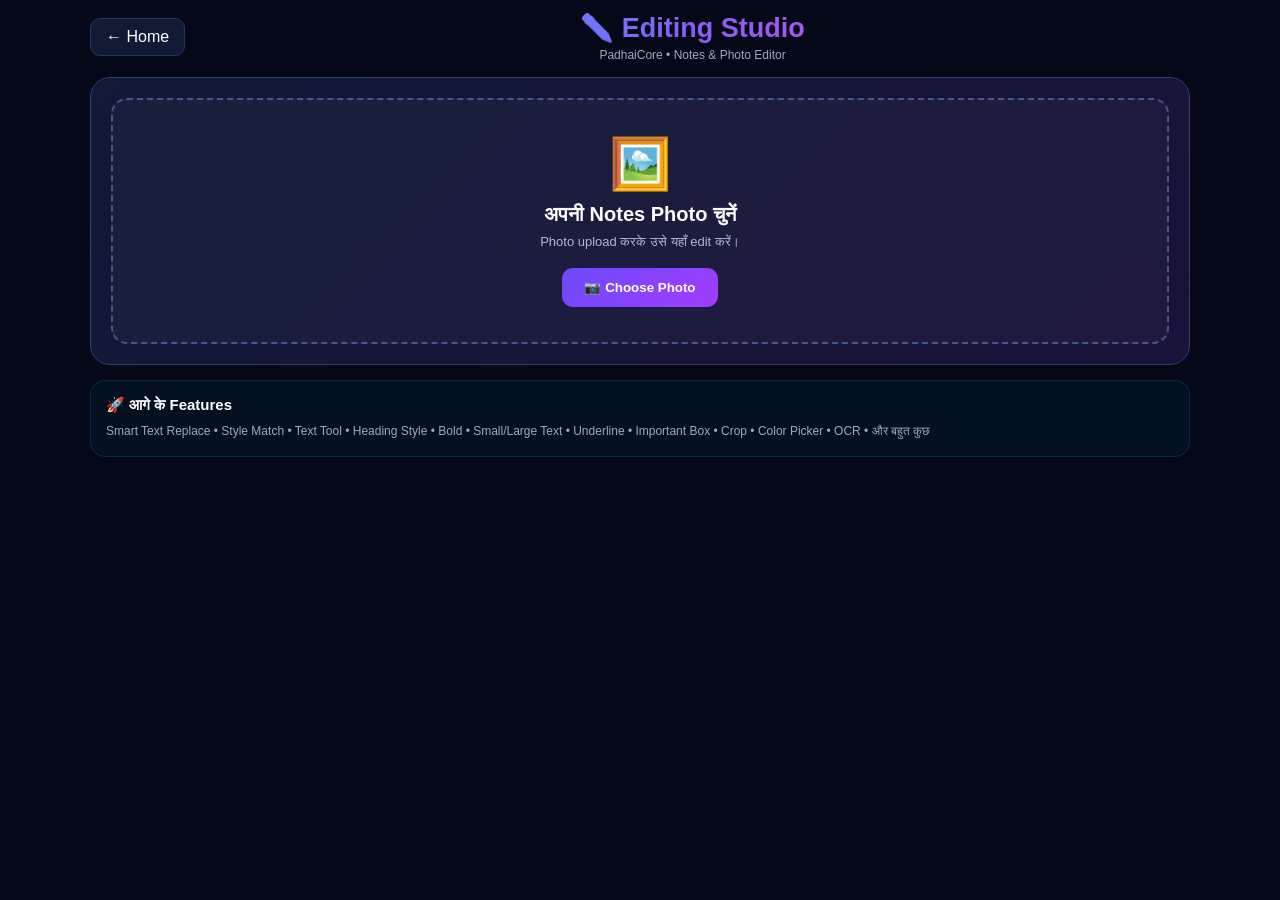
<file: editing.html>
<!DOCTYPE html>
<html lang="hi">
<head>
<meta charset="UTF-8">
<meta name="viewport" content="width=device-width, initial-scale=1.0">

<title>Editing Studio - PadhaiCore</title>

<style>

/* =====================================================
   1. BASIC
===================================================== */

*{
  box-sizing:border-box;
  margin:0;
  padding:0;
}

body{
  background:#050816;
  color:white;
  font-family:Arial,sans-serif;
  min-height:100vh;
  padding:12px;
}

.container{
  width:100%;
  max-width:1100px;
  margin:auto;
}


/* =====================================================
   2. HEADER
===================================================== */

.top{
  display:flex;
  align-items:center;
  gap:10px;
  margin-bottom:15px;
}

.back{
  padding:9px 15px;
  border-radius:10px;
  background:#111a35;
  color:white;
  text-decoration:none;
  border:1px solid #28345c;
}

.title{
  flex:1;
  text-align:center;
}

.title h1{
  font-size:27px;

  background:linear-gradient(
    90deg,
    #00d4ff,
    #8b5cf6,
    #ff4ecd
  );

  -webkit-background-clip:text;
  background-clip:text;
  color:transparent;
}

.title p{
  color:#9da9c2;
  font-size:12px;
  margin-top:4px;
}


/* =====================================================
   3. UPLOAD SECTION
===================================================== */

.upload-section{
  background:linear-gradient(
    135deg,
    #101936,
    #19123a
  );

  border:1px solid #303d70;
  border-radius:20px;
  padding:20px;
}

.upload-box{
  border:2px dashed #46578d;
  border-radius:16px;
  padding:35px 15px;
  text-align:center;
  background:rgba(255,255,255,0.03);
}

.upload-box .icon{
  font-size:50px;
  margin-bottom:10px;
}

.upload-box h2{
  font-size:20px;
  margin-bottom:8px;
}

.upload-box p{
  color:#aeb9ce;
  font-size:13px;
  margin-bottom:18px;
}

.upload-btn{
  display:inline-block;
  padding:12px 22px;
  border-radius:11px;

  background:linear-gradient(
    135deg,
    #6d4aff,
    #a13cff
  );

  color:white;
  cursor:pointer;
  font-weight:bold;
  border:0;
}


/* REAL FILE INPUT */

#imageInput{
  display:none;
}


/* =====================================================
   4. EDITOR
===================================================== */

.editor{
  display:none;

  margin-top:15px;

  background:#080d20;

  border:1px solid #27345d;

  border-radius:20px;

  overflow:hidden;
}

.editor.active{
  display:block;
}


/* =====================================================
   5. TOOLBAR
===================================================== */

.toolbar{
  display:flex;
  flex-wrap:wrap;
  gap:8px;
  padding:12px;
  background:#0d1429;
  border-bottom:1px solid #263253;
}

.tool-btn{
  border:1px solid #2b3962;
  background:#111a35;
  color:white;
  border-radius:9px;
  padding:9px 13px;
  cursor:pointer;
  font-size:13px;
}

.tool-btn:hover{
  background:#1c294c;
}

.tool-btn.active{
  background:#6047d8;
  border-color:#9b8cff;
}

.tool-btn.save{
  background:#075c43;
  border-color:#0ca678;
}

.tool-btn.close{
  background:#451827;
  border-color:#8c3048;
}


/* =====================================================
   6. CANVAS AREA
===================================================== */

.canvas-area{
  width:100%;
  min-height:400px;
  padding:15px;

  background:
    repeating-conic-gradient(
      #111827 0% 25%,
      #0d1424 0% 50%
    ) 50% / 20px 20px;

  display:flex;
  justify-content:center;
  align-items:flex-start;
  overflow:auto;
}

#editorCanvas{
  display:block;
  max-width:100%;
  height:auto;
  background:white;

  box-shadow:
    0 10px 30px rgba(0,0,0,0.45);

  touch-action:none;
  cursor:crosshair;
}


/* =====================================================
   7. STATUS
===================================================== */

.status{
  padding:10px 14px;
  background:#0b1225;
  border-top:1px solid #202d50;
  color:#9da9c2;
  font-size:12px;
}


/* =====================================================
   8. FUTURE FEATURES
===================================================== */

.future-tools{
  margin-top:15px;
  padding:15px;
  border-radius:15px;

  background:rgba(0,212,255,0.04);

  border:1px solid rgba(0,212,255,0.15);
}

.future-tools h3{
  font-size:15px;
  margin-bottom:8px;
}

.future-tools p{
  color:#9da9c2;
  font-size:12px;
  line-height:1.6;
}


/* =====================================================
   9. MOBILE
===================================================== */

@media(max-width:600px){

  body{
    padding:8px;
  }

  .title h1{
    font-size:21px;
  }

  .title p{
    font-size:10px;
  }

  .back{
    font-size:12px;
    padding:8px 10px;
  }

  .toolbar{
    gap:6px;
  }

  .tool-btn{
    flex:1;
    min-width:75px;
    font-size:11px;
    padding:9px 5px;
  }

  .canvas-area{
    min-height:300px;
    padding:8px;
  }

}

</style>
</head>


<body>

<div class="container">


<!-- =====================================================
     HEADER
===================================================== -->

<div class="top">

  <a href="index.html" class="back">
    ← Home
  </a>

  <div class="title">

    <h1>✏️ Editing Studio</h1>

    <p>
      PadhaiCore • Notes & Photo Editor
    </p>

  </div>

</div>


<!-- =====================================================
     UPLOAD
===================================================== -->

<section
  class="upload-section"
  id="uploadSection">

  <div class="upload-box">

    <div class="icon">
      🖼️
    </div>

    <h2>
      अपनी Notes Photo चुनें
    </h2>

    <p>
      Photo upload करके उसे यहाँ edit करें।
    </p>

    <button
      type="button"
      class="upload-btn"
      id="choosePhotoBtn">

      📷 Choose Photo

    </button>

    <input
      type="file"
      id="imageInput"
      accept="image/*">

  </div>

</section>


<!-- =====================================================
     EDITOR
===================================================== -->

<section
  class="editor"
  id="editor">


  <!-- TOOLBAR -->

  <div class="toolbar">

    <button
      type="button"
      class="tool-btn active"
      id="penBtn">

      ✏️ Pen

    </button>


    <button
      type="button"
      class="tool-btn"
      id="highlightBtn">

      🖍️ Highlight

    </button>


    <button
      type="button"
      class="tool-btn"
      id="eraserBtn">

      🧽 Eraser

    </button>


    <button
      type="button"
      class="tool-btn"
      id="undoBtn">

      ↩️ Undo

    </button>


    <button
      type="button"
      class="tool-btn"
      id="redoBtn">

      ↪️ Redo

    </button>


    <button
      type="button"
      class="tool-btn"
      id="resetBtn">

      🔄 Reset

    </button>


    <button
      type="button"
      class="tool-btn save"
      id="saveBtn">

      💾 Save

    </button>


    <button
      type="button"
      class="tool-btn close"
      id="closeBtn">

      ✕ Close

    </button>

  </div>


  <!-- CANVAS -->

  <div class="canvas-area">

    <canvas
      id="editorCanvas">
    </canvas>

  </div>


  <!-- STATUS -->

  <div
    class="status"
    id="status">

    Photo upload करें।

  </div>

</section>


<!-- =====================================================
     FUTURE FEATURES
===================================================== -->

<div class="future-tools">

  <h3>
    🚀 आगे के Features
  </h3>

  <p>

    Smart Text Replace • Style Match •
    Text Tool • Heading Style •
    Bold • Small/Large Text •
    Underline • Important Box •
    Crop • Color Picker • OCR •
    और बहुत कुछ

  </p>

</div>


</div>


<script>

/* =====================================================
   PADHAICORE EDITING STUDIO
   BASE IMAGE EDITOR
===================================================== */


/* =====================================================
   1. ELEMENTS
===================================================== */

const imageInput =
  document.getElementById("imageInput");

const choosePhotoBtn =
  document.getElementById("choosePhotoBtn");

const uploadSection =
  document.getElementById("uploadSection");

const editor =
  document.getElementById("editor");

const canvas =
  document.getElementById("editorCanvas");

const ctx =
  canvas.getContext("2d");

const status =
  document.getElementById("status");


const penBtn =
  document.getElementById("penBtn");

const highlightBtn =
  document.getElementById("highlightBtn");

const eraserBtn =
  document.getElementById("eraserBtn");

const undoBtn =
  document.getElementById("undoBtn");

const redoBtn =
  document.getElementById("redoBtn");

const resetBtn =
  document.getElementById("resetBtn");

const saveBtn =
  document.getElementById("saveBtn");

const closeBtn =
  document.getElementById("closeBtn");


/* =====================================================
   2. VARIABLES
===================================================== */

let originalImage = null;

let currentTool = "pen";

let isDrawing = false;

let undoStack = [];

let redoStack = [];

const MAX_IMAGE_SIZE = 3000;


/* =====================================================
   3. STATUS
===================================================== */

function setStatus(message){

  status.textContent = message;

}


/* =====================================================
   4. CHOOSE PHOTO
===================================================== */

choosePhotoBtn.addEventListener(
  "click",
  function(){

    imageInput.click();

  }
);


/* =====================================================
   5. PHOTO SELECT
===================================================== */

imageInput.addEventListener(
  "change",
  function(){

    const file =
      imageInput.files &&
      imageInput.files[0];


    if(!file){

      setStatus(
        "❌ Photo select नहीं हुई"
      );

      return;

    }


    if(
      !file.type ||
      !file.type.startsWith("image/")
    ){

      setStatus(
        "❌ केवल image file चुनें"
      );

      return;

    }


    setStatus(
      "⏳ Photo load हो रही है..."
    );


    const reader =
      new FileReader();


    reader.onload =
      function(event){

        const img =
          new Image();


        img.onload =
          function(){

            loadImageToEditor(img);

          };


        img.onerror =
          function(){

            setStatus(
              "❌ Photo load नहीं हो सकी"
            );

          };


        img.src =
          event.target.result;

      };


    reader.onerror =
      function(){

        setStatus(
          "❌ Photo पढ़ने में समस्या हुई"
        );

      };


    reader.readAsDataURL(file);

  }
);


/* =====================================================
   6. LOAD IMAGE
===================================================== */

function loadImageToEditor(img){

  try{

    let width =
      img.naturalWidth;

    let height =
      img.naturalHeight;


    if(
      !width ||
      !height
    ){

      setStatus(
        "❌ Photo का size पढ़ा नहीं जा सका"
      );

      return;

    }


    /*
      बहुत बड़ी image को resize करें
    */

    const largestSide =
      Math.max(
        width,
        height
      );


    if(
      largestSide > MAX_IMAGE_SIZE
    ){

      const scale =
        MAX_IMAGE_SIZE /
        largestSide;


      width =
        Math.round(
          width * scale
        );


      height =
        Math.round(
          height * scale
        );

    }


    canvas.width =
      width;

    canvas.height =
      height;


    ctx.globalCompositeOperation =
      "source-over";


    ctx.clearRect(
      0,
      0,
      canvas.width,
      canvas.height
    );


    ctx.drawImage(
      img,
      0,
      0,
      width,
      height
    );


    /* Original image */

    originalImage =
      document.createElement("canvas");


    originalImage.width =
      width;

    originalImage.height =
      height;


    const originalCtx =
      originalImage.getContext("2d");


    originalCtx.drawImage(
      img,
      0,
      0,
      width,
      height
    );


    /* History reset */

    undoStack = [];

    redoStack = [];

    saveHistory();


    /* Editor show */

    uploadSection.style.display =
      "none";

    editor.classList.add(
      "active"
    );


    setTool("pen");


    setStatus(
      "✅ Photo ready • अब photo पर edit करें"
    );

  }

  catch(error){

    console.error(
      "Image loading error:",
      error
    );

    setStatus(
      "❌ Photo load करते समय समस्या हुई"
    );

  }

}


/* =====================================================
   7. TOOL SELECT
===================================================== */

function setTool(tool){

  currentTool =
    tool;


  penBtn.classList.remove(
    "active"
  );

  highlightBtn.classList.remove(
    "active"
  );

  eraserBtn.classList.remove(
    "active"
  );


  /* PEN */

  if(tool === "pen"){

    ctx.globalCompositeOperation =
      "source-over";

    ctx.strokeStyle =
      "#ff1744";

    ctx.lineWidth =
      5;

    ctx.lineCap =
      "round";

    ctx.lineJoin =
      "round";


    penBtn.classList.add(
      "active"
    );


    setStatus(
      "✏️ Pen • Photo पर लिखें"
    );

  }


  /* HIGHLIGHT */

  if(tool === "highlight"){

    ctx.globalCompositeOperation =
      "source-over";

    ctx.strokeStyle =
      "rgba(255,235,59,0.45)";

    ctx.lineWidth =
      22;

    ctx.lineCap =
      "round";

    ctx.lineJoin =
      "round";


    highlightBtn.classList.add(
      "active"
    );


    setStatus(
      "🖍️ Highlight • जरूरी text mark करें"
    );

  }


  /* ERASER */

  if(tool === "eraser"){

    /*
      Important:
      Eraser केवल drawing/photo के pixels हटाता है।
      अगला version में smart eraser बनाया जाएगा।
    */

    ctx.globalCompositeOperation =
      "destination-out";

    ctx.lineWidth =
      30;

    ctx.lineCap =
      "round";

    ctx.lineJoin =
      "round";


    eraserBtn.classList.add(
      "active"
    );


    setStatus(
      "🧽 Eraser • drawing हटाएँ"
    );

  }

}


/* =====================================================
   8. POSITION
===================================================== */

function getPosition(event){

  const rect =
    canvas.getBoundingClientRect();


  const scaleX =
    canvas.width /
    rect.width;


  const scaleY =
    canvas.height /
    rect.height;


  let clientX;
  let clientY;


  if(
    event.touches &&
    event.touches.length
  ){

    clientX =
      event.touches[0].clientX;

    clientY =
      event.touches[0].clientY;

  }

  else{

    clientX =
      event.clientX;

    clientY =
      event.clientY;

  }


  return{

    x:
      (clientX - rect.left)
      * scaleX,

    y:
      (clientY - rect.top)
      * scaleY

  };

}


/* =====================================================
   9. START DRAWING
===================================================== */

function startDrawing(event){

  if(!canvas.width){

    return;

  }


  event.preventDefault();

  isDrawing =
    true;


  const pos =
    getPosition(event);


  ctx.beginPath();


  ctx.moveTo(
    pos.x,
    pos.y
  );

}


/* =====================================================
   10. DRAW
===================================================== */

function draw(event){

  if(!isDrawing){

    return;

  }


  event.preventDefault();


  const pos =
    getPosition(event);


  ctx.lineTo(
    pos.x,
    pos.y
  );


  ctx.stroke();

}


/* =====================================================
   11. STOP DRAWING
===================================================== */

function stopDrawing(event){

  if(!isDrawing){

    return;

  }


  if(event){

    event.preventDefault();

  }


  isDrawing =
    false;


  ctx.closePath();


  saveHistory();

}


/* =====================================================
   12. MOUSE EVENTS
===================================================== */

canvas.addEventListener(
  "mousedown",
  startDrawing
);

canvas.addEventListener(
  "mousemove",
  draw
);

canvas.addEventListener(
  "mouseup",
  stopDrawing
);

canvas.addEventListener(
  "mouseleave",
  stopDrawing
);


/* =====================================================
   13. TOUCH EVENTS
===================================================== */

canvas.addEventListener(
  "touchstart",
  startDrawing,
  {
    passive:false
  }
);

canvas.addEventListener(
  "touchmove",
  draw,
  {
    passive:false
  }
);

canvas.addEventListener(
  "touchend",
  stopDrawing,
  {
    passive:false
  }
);


/* =====================================================
   14. HISTORY
===================================================== */

function saveHistory(){

  try{

    if(!canvas.width){

      return;

    }


    const imageData =
      canvas.toDataURL(
        "image/jpeg",
        0.85
      );


    undoStack.push(
      imageData
    );


    if(
      undoStack.length > 15
    ){

      undoStack.shift();

    }


    redoStack = [];

  }

  catch(error){

    console.error(
      "History error:",
      error
    );

  }

}


/* =====================================================
   15. RESTORE HISTORY
===================================================== */

function restoreState(data){

  const img =
    new Image();


  img.onload =
    function(){

      ctx.globalCompositeOperation =
        "source-over";


      ctx.clearRect(
        0,
        0,
        canvas.width,
        canvas.height
      );


      ctx.drawImage(
        img,
        0,
        0,
        canvas.width,
        canvas.height
      );


      setTool(
        currentTool
      );

    };


  img.src =
    data;

}


/* =====================================================
   16. UNDO
===================================================== */

function undoEdit(){

  if(
    undoStack.length <= 1
  ){

    setStatus(
      "↩️ Nothing to undo"
    );

    return;

  }


  const current =
    undoStack.pop();


  redoStack.push(
    current
  );


  const previous =
    undoStack[
      undoStack.length - 1
    ];


  restoreState(
    previous
  );


  setStatus(
    "↩️ Undo किया गया"
  );

}


/* =====================================================
   17. REDO
===================================================== */

function redoEdit(){

  if(
    redoStack.length === 0
  ){

    setStatus(
      "↪️ Nothing to redo"
    );

    return;

  }


  const next =
    redoStack.pop();


  undoStack.push(
    next
  );


  restoreState(
    next
  );


  setStatus(
    "↪️ Redo किया गया"
  );

}


/* =====================================================
   18. RESET
===================================================== */

function resetImage(){

  if(!originalImage){

    setStatus(
      "❌ पहले Photo upload करें"
    );

    return;

  }


  ctx.globalCompositeOperation =
    "source-over";


  ctx.clearRect(
    0,
    0,
    canvas.width,
    canvas.height
  );


  ctx.drawImage(
    originalImage,
    0,
    0,
    canvas.width,
    canvas.height
  );


  undoStack = [];

  redoStack = [];

  saveHistory();


  setTool(
    currentTool
  );


  setStatus(
    "🔄 Original photo वापस आ गई"
  );

}


/* =====================================================
   19. SAVE
===================================================== */

function downloadImage(){

  if(!canvas.width){

    setStatus(
      "❌ पहले Photo upload करें"
    );

    return;

  }


  try{

    const link =
      document.createElement("a");


    link.download =
      "PadhaiCore-Edited-Notes.png";


    link.href =
      canvas.toDataURL(
        "image/png"
      );


    document.body.appendChild(
      link
    );


    link.click();


    document.body.removeChild(
      link
    );


    setStatus(
      "✅ Edited photo save हो गई"
    );

  }

  catch(error){

    console.error(
      "Save error:",
      error
    );


    setStatus(
      "❌ Photo save नहीं हो सकी"
    );

  }

}
/* =====================================================
   20. BUTTON EVENTS
===================================================== */

penBtn.addEventListener(
  "click",
  function(){

    setTool("pen");

  }
);


highlightBtn.addEventListener(
  "click",
  function(){

    setTool("highlight");

  }
);


eraserBtn.addEventListener(
  "click",
  function(){

    setTool("eraser");

  }
);


undoBtn.addEventListener(
  "click",
  function(){

    undoEdit();

  }
);


redoBtn.addEventListener(
  "click",
  function(){

    redoEdit();

  }
);


resetBtn.addEventListener(
  "click",
  function(){

    resetImage();

  }
);


saveBtn.addEventListener(
  "click",
  function(){

    downloadImage();

  }
);


/* =====================================================
   21. CLOSE EDITOR
===================================================== */

closeBtn.addEventListener(
  "click",
  function(){

    editor.classList.remove(
      "active"
    );


    uploadSection.style.display =
      "block";


    /*
      Drawing state बंद करें
    */

    isDrawing =
      false;


    /*
      Canvas साफ करें
    */

    ctx.globalCompositeOperation =
      "source-over";


    ctx.clearRect(
      0,
      0,
      canvas.width,
      canvas.height
    );


    /*
      Original data हटाएँ
    */

    originalImage =
      null;


    undoStack = [];

    redoStack = [];


    /*
      File input reset
    */

    imageInput.value =
      "";


    setStatus(
      "Photo upload करें।"
    );

  }
);


/* =====================================================
   22. EXTRA SAFETY
===================================================== */

/*
   अगर user canvas के बाहर mouse छोड़ दे
   तो drawing बंद हो जाए।
*/

document.addEventListener(
  "mouseup",
  function(){

    if(isDrawing){

      stopDrawing();

    }

  }
);


/*
   Mobile में touch cancel होने पर
   drawing बंद करें।
*/

canvas.addEventListener(
  "touchcancel",
  function(){

    if(isDrawing){

      stopDrawing();

    }

  },
  {
    passive:false
  }
);


/* =====================================================
   23. INITIAL STATE
===================================================== */

setTool("pen");

setStatus(
  "Photo upload करें।"
);


/* =====================================================
   24. PAGE LOAD COMPLETE
===================================================== */

console.log(
  "PadhaiCore Editing Studio Ready ✅"
);

</script>

</body>
</html>
</file>
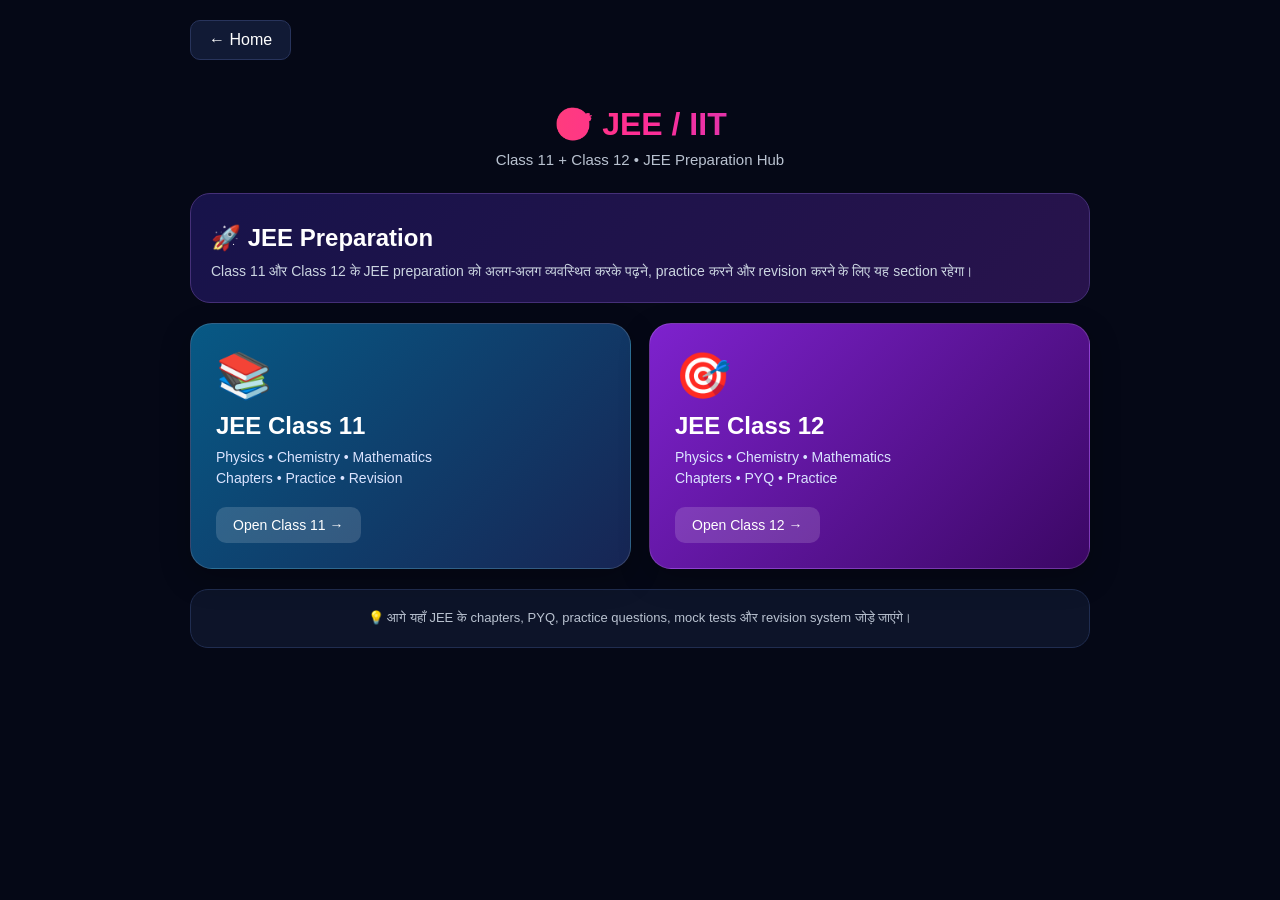
<file: jee.html>
<!DOCTYPE html>
<html lang="en">
<head>
  <meta charset="UTF-8">
  <meta name="viewport" content="width=device-width, initial-scale=1.0">

  <title>JEE / IIT - PadhaiCore</title>

  <style>
    * {
      box-sizing: border-box;
      margin: 0;
      padding: 0;
    }

    body {
      background: #050816;
      color: white;
      font-family: Arial, sans-serif;
      min-height: 100vh;
      padding: 20px;
    }

    .container {
      max-width: 900px;
      margin: auto;
    }

    .header {
      text-align: center;
      padding: 25px 10px;
    }

    .header h1 {
      font-size: 32px;
      margin-bottom: 8px;
      background: linear-gradient(90deg, #ff7a18, #ff2d95, #7c4dff);
      -webkit-background-clip: text;
      color: transparent;
    }

    .header p {
      color: #b9c2d0;
      font-size: 15px;
    }

    .back {
      display: inline-block;
      margin-bottom: 20px;
      padding: 10px 18px;
      border-radius: 10px;
      background: #111a35;
      color: white;
      text-decoration: none;
      border: 1px solid #28345c;
    }

    .intro {
      padding: 20px;
      margin-bottom: 20px;
      border-radius: 20px;
      background: linear-gradient(135deg, #17134a, #28134c);
      border: 1px solid #453078;
    }

    .intro h2 {
      margin-bottom: 8px;
    }

    .intro p {
      color: #cbd5e1;
      line-height: 1.6;
      font-size: 14px;
    }

    .classes {
      display: grid;
      grid-template-columns: repeat(2, 1fr);
      gap: 18px;
    }

    .class-card {
      min-height: 230px;
      padding: 25px;
      border-radius: 22px;
      display: flex;
      flex-direction: column;
      justify-content: space-between;
      border: 1px solid rgba(255,255,255,0.15);
      box-shadow: 0 10px 30px rgba(0,0,0,0.25);
    }

    .class11 {
      background: linear-gradient(135deg, #075985, #172554);
    }

    .class12 {
      background: linear-gradient(135deg, #7e22ce, #3b0764);
    }

    .icon {
      font-size: 45px;
    }

    h2 {
      margin-top: 10px;
    }

    .class-card p {
      color: #dbe4ff;
      font-size: 14px;
      line-height: 1.5;
      margin-top: 7px;
    }

    .open {
      margin-top: 18px;
      width: fit-content;
      padding: 10px 17px;
      border: none;
      border-radius: 10px;
      color: white;
      background: rgba(255,255,255,0.15);
      cursor: pointer;
      font-size: 14px;
    }

    .coming {
      margin-top: 20px;
      padding: 18px;
      border-radius: 18px;
      background: #0d1429;
      border: 1px solid #202d50;
      color: #b9c2d0;
      text-align: center;
      font-size: 13px;
      line-height: 1.6;
    }

    @media (max-width: 600px) {
      body {
        padding: 12px;
      }

      .classes {
        grid-template-columns: 1fr;
      }

      .header h1 {
        font-size: 27px;
      }
    }
  </style>
</head>

<body>

  <div class="container">

    <a href="index.html" class="back">← Home</a>

    <div class="header">
      <h1>🎯 JEE / IIT</h1>
      <p>Class 11 + Class 12 • JEE Preparation Hub</p>
    </div>

    <div class="intro">
      <h2>🚀 JEE Preparation</h2>
      <p>
        Class 11 और Class 12 के JEE preparation
        को अलग-अलग व्यवस्थित करके पढ़ने, practice करने
        और revision करने के लिए यह section रहेगा।
      </p>
    </div>

    <div class="classes">

      <div class="class-card class11">

        <div>
          <div class="icon">📚</div>

          <h2>JEE Class 11</h2>

          <p>
            Physics • Chemistry • Mathematics<br>
            Chapters • Practice • Revision
          </p>
        </div>

        <button class="open" onclick="comingSoon('JEE Class 11')">
          Open Class 11 →
        </button>

      </div>


      <div class="class-card class12">

        <div>
          <div class="icon">🎯</div>

          <h2>JEE Class 12</h2>

          <p>
            Physics • Chemistry • Mathematics<br>
            Chapters • PYQ • Practice
          </p>
        </div>

        <button class="open" onclick="comingSoon('JEE Class 12')">
          Open Class 12 →
        </button>

      </div>

    </div>

    <div class="coming">
      💡 आगे यहाँ JEE के chapters, PYQ, practice questions,
      mock tests और revision system जोड़े जाएंगे।
    </div>

  </div>

  <script>
    function comingSoon(section) {
      alert(section + " section जल्द शुरू होगा! 🚀");
    }
  </script>

</body>
</html>
</file>
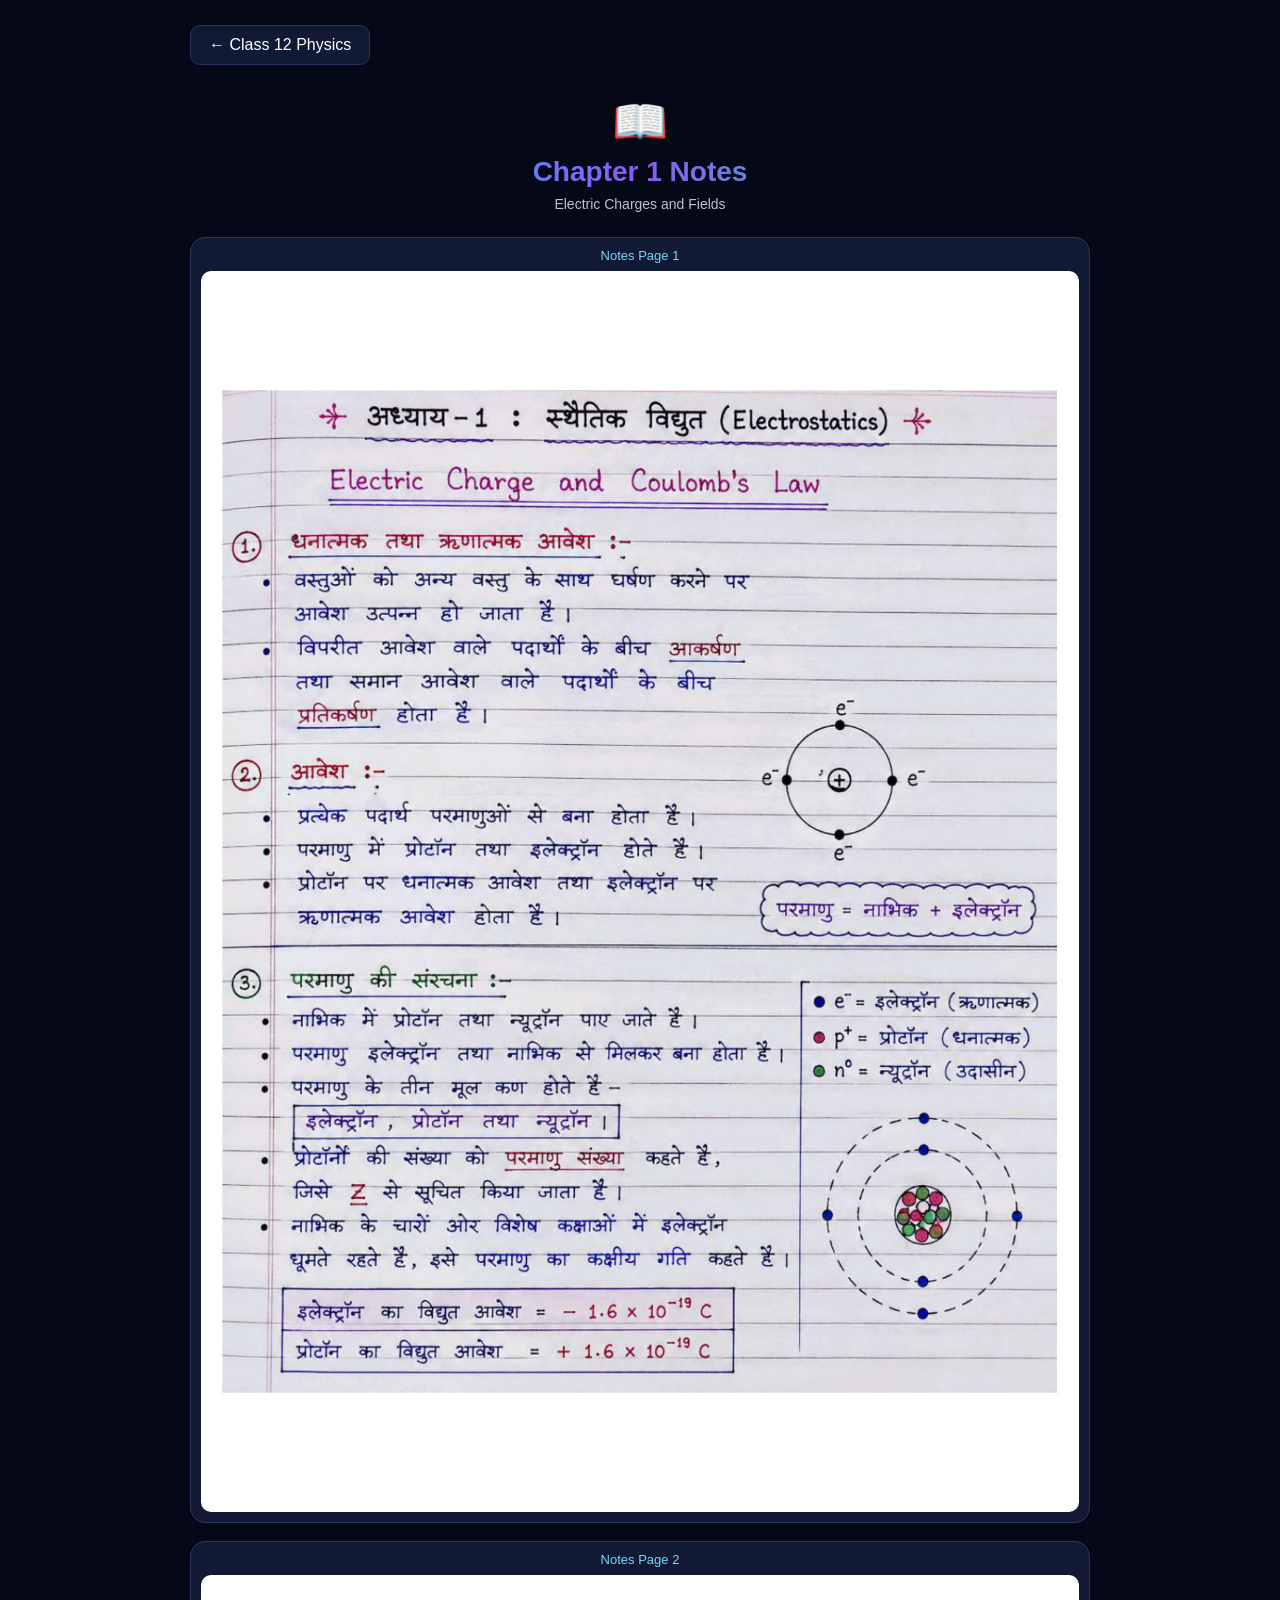
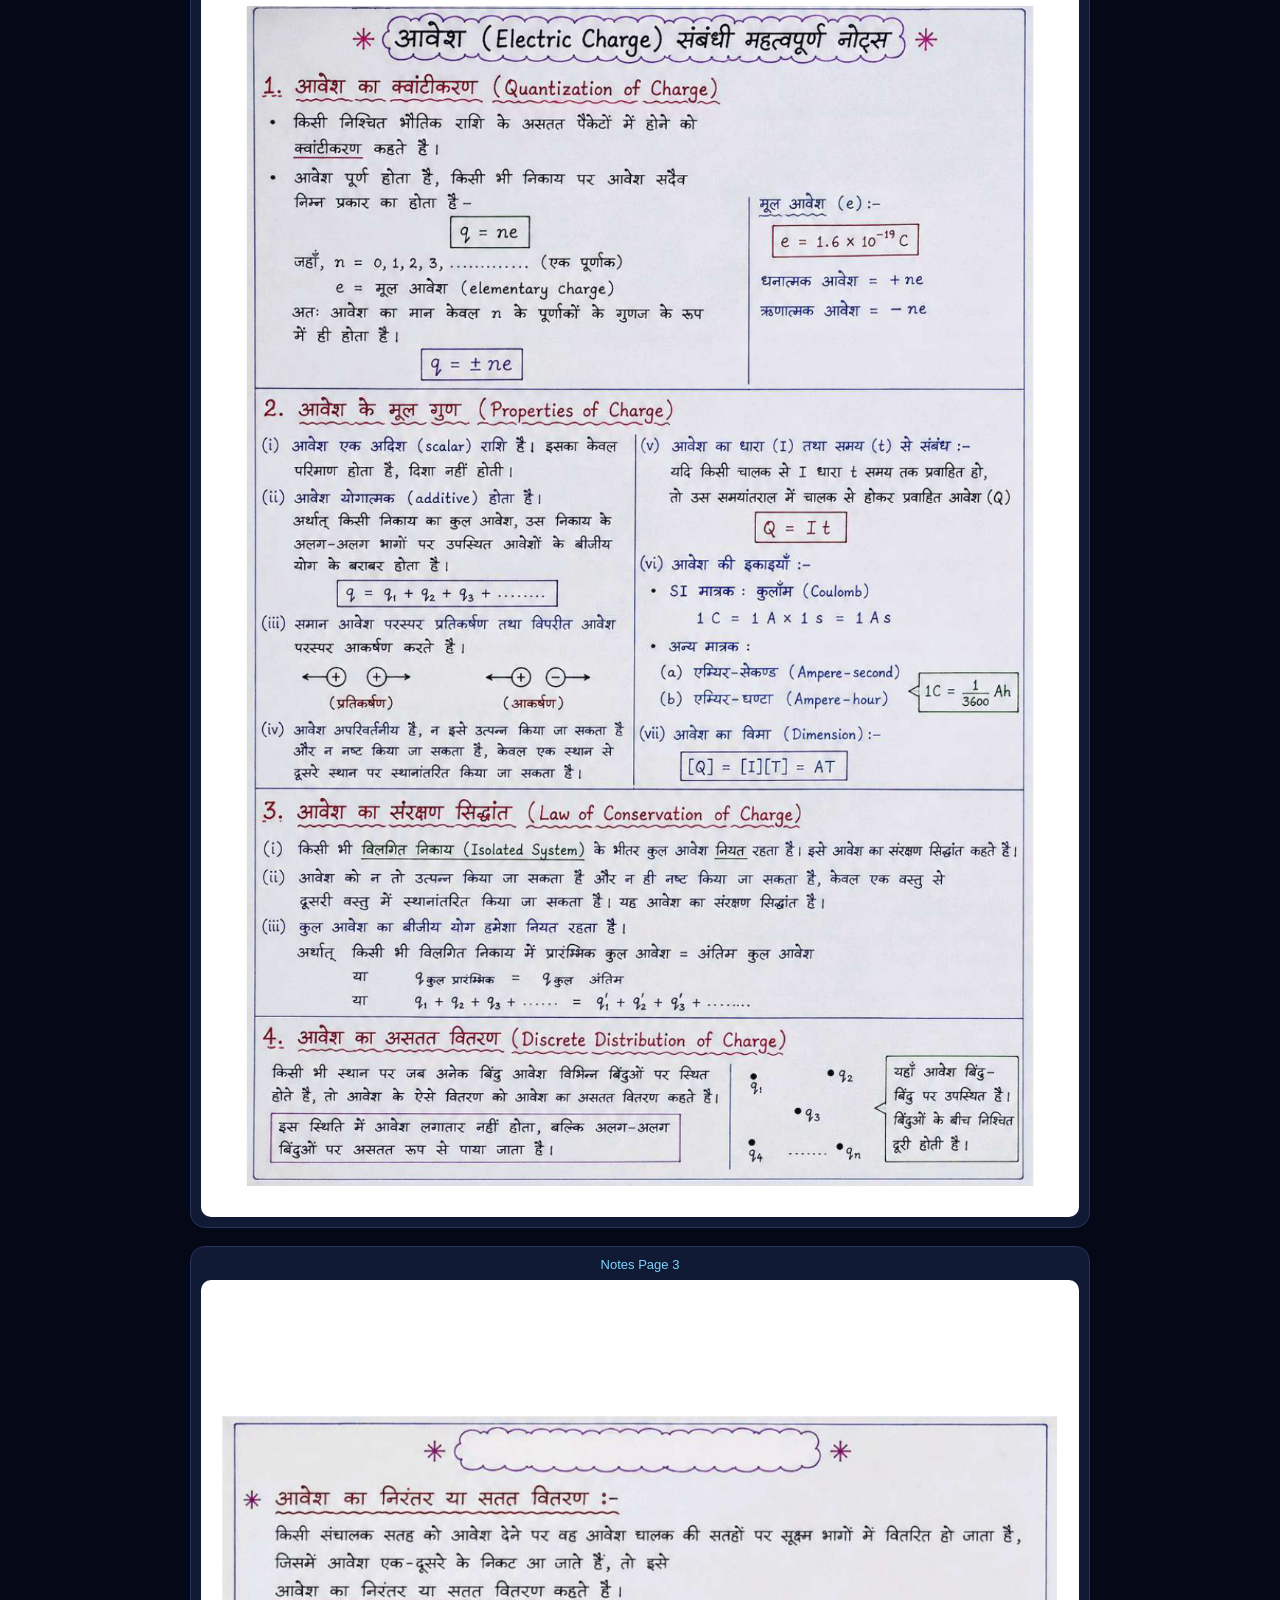
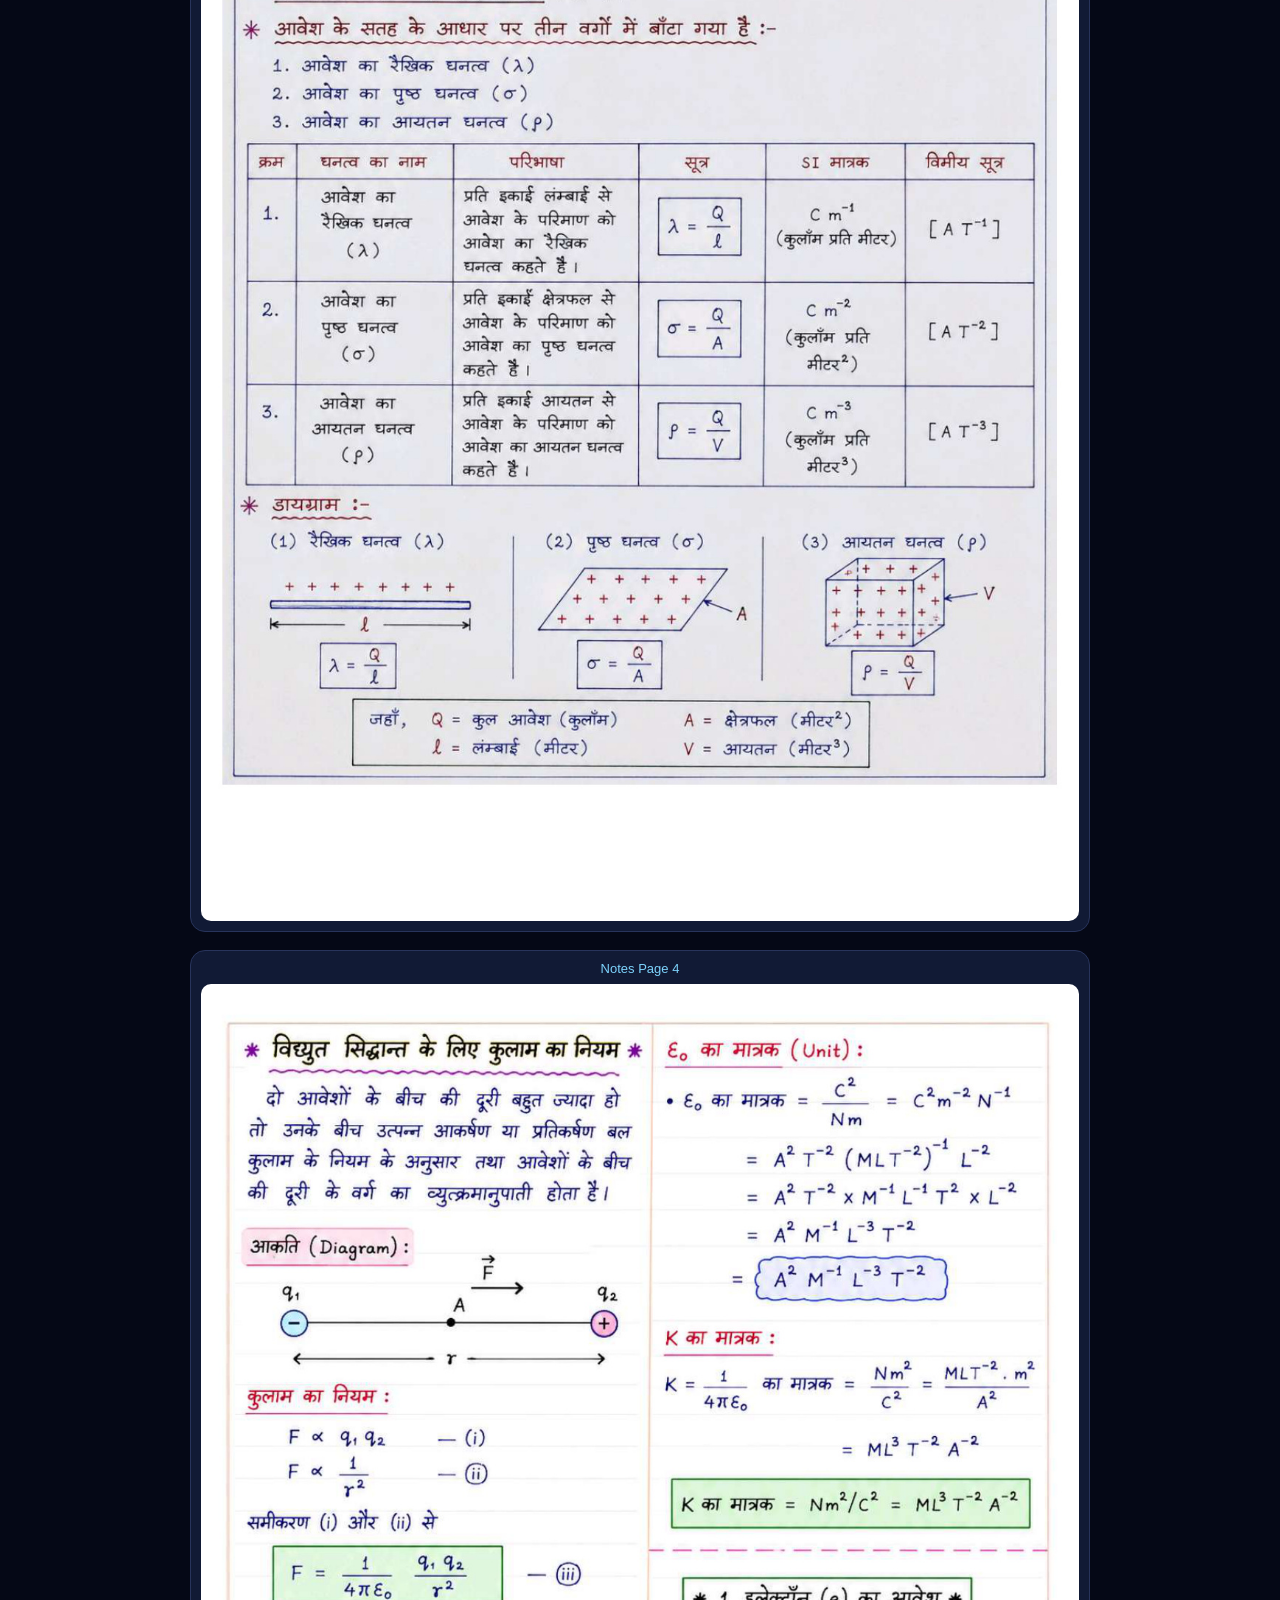
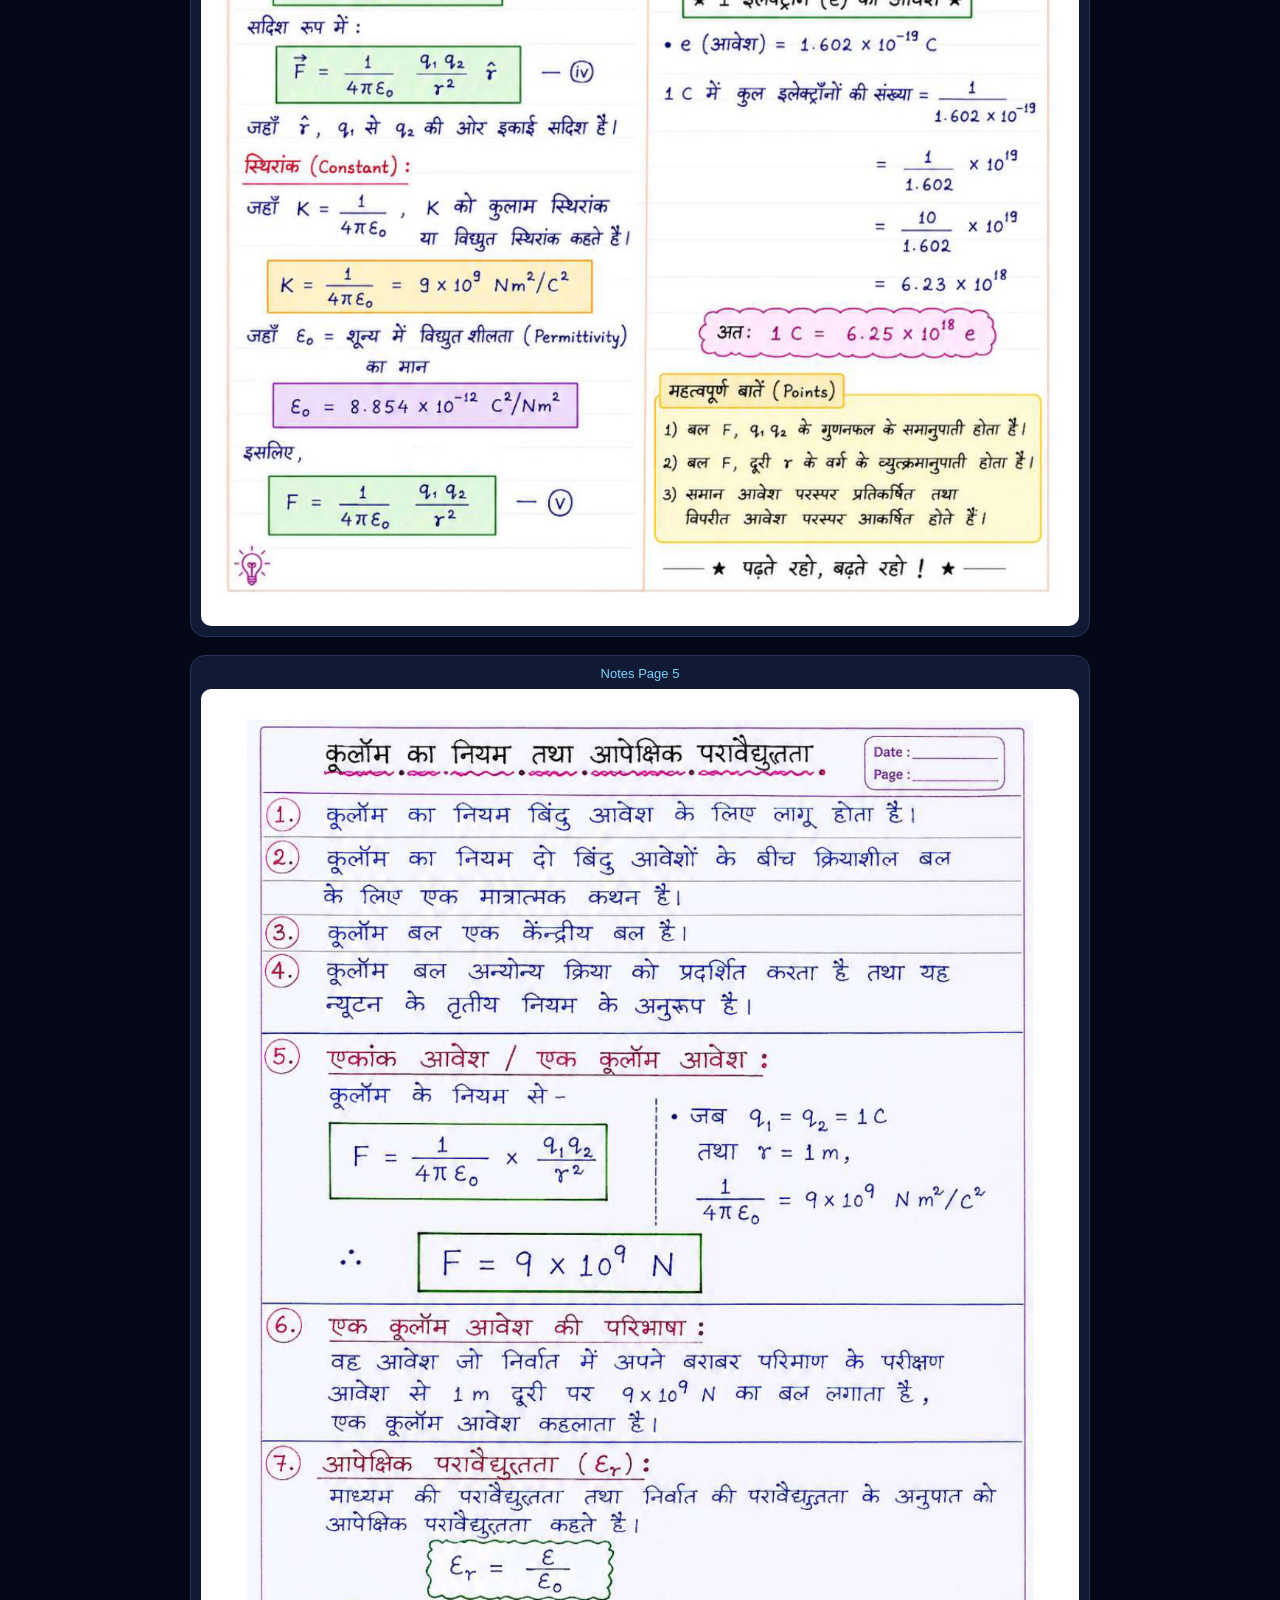
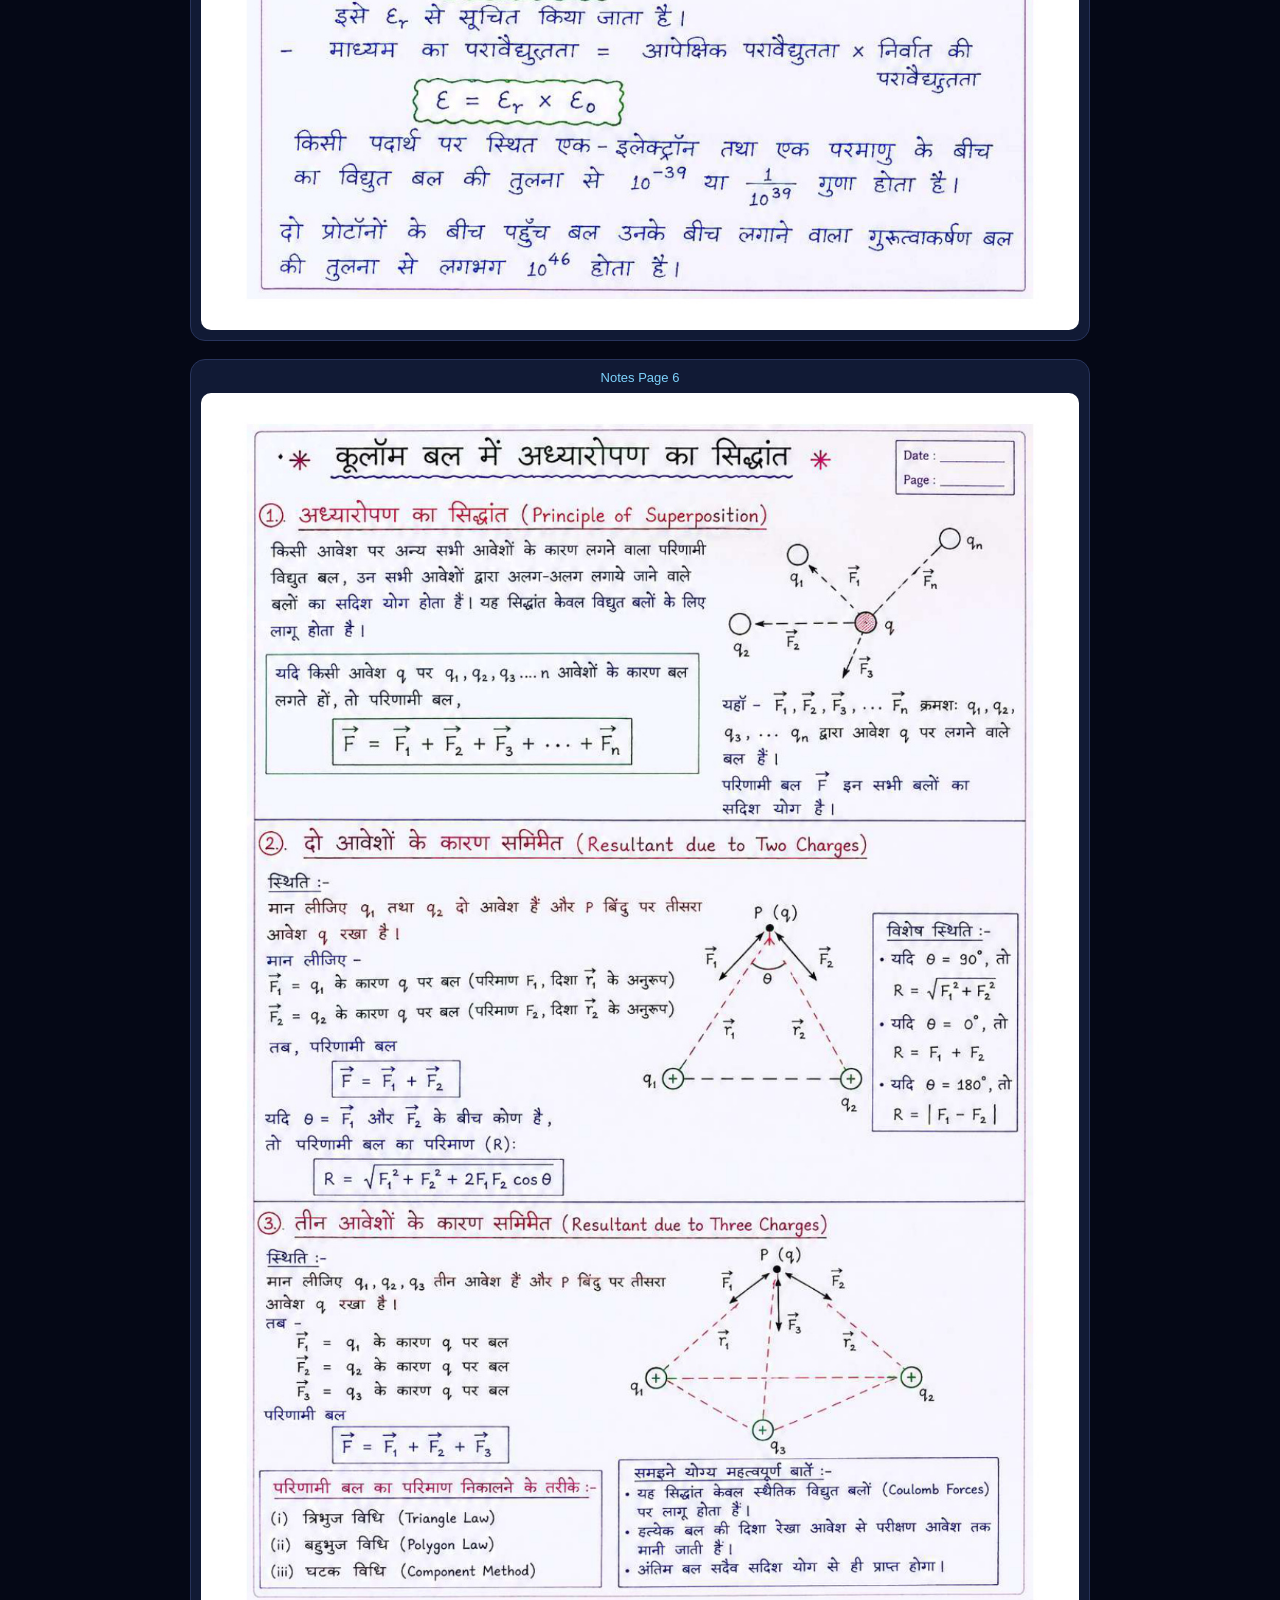
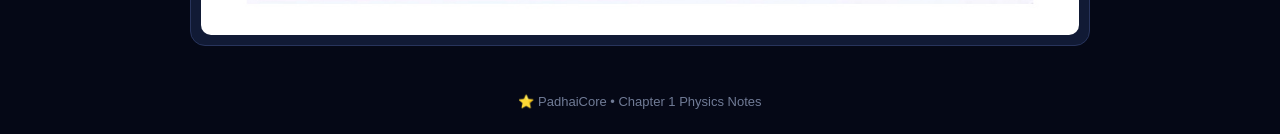
<file: physics-ch1-notes.html>
<!DOCTYPE html>
<html lang="en">
<head>
  <meta charset="UTF-8">
  <meta name="viewport" content="width=device-width, initial-scale=1.0">

  <title>Chapter 1 Notes - PadhaiCore</title>

  <style>
    * {
      box-sizing: border-box;
      margin: 0;
      padding: 0;
    }

    body {
      background: #050816;
      color: white;
      font-family: Arial, sans-serif;
      min-height: 100vh;
      padding: 15px;
    }

    .container {
      max-width: 900px;
      margin: auto;
    }

    .back {
      display: inline-block;
      margin: 10px 0 20px;
      padding: 10px 18px;
      border-radius: 10px;
      background: #111a35;
      color: white;
      text-decoration: none;
      border: 1px solid #28345c;
    }

    .header {
      text-align: center;
      padding: 10px 10px 25px;
    }

    .header .icon {
      font-size: 45px;
    }

    .header h1 {
      margin-top: 8px;
      font-size: 28px;
      background: linear-gradient(90deg, #00d4ff, #8b5cf6, #00ff88);
      -webkit-background-clip: text;
      color: transparent;
    }

    .header p {
      margin-top: 8px;
      color: #b9c2d0;
      font-size: 14px;
    }

    .notes-container {
      display: flex;
      flex-direction: column;
      gap: 18px;
    }

    .note-page {
      background: #111a35;
      padding: 10px;
      border-radius: 15px;
      border: 1px solid #28345c;
    }

    .note-page img {
      width: 100%;
      height: auto;
      display: block;
      border-radius: 10px;
    }

    .page-title {
      text-align: center;
      color: #7dd3fc;
      font-size: 13px;
      margin-bottom: 8px;
    }

    .empty {
      text-align: center;
      padding: 35px 15px;
      border-radius: 15px;
      background: #111a35;
      border: 1px dashed #394b78;
      color: #9aa6bd;
      line-height: 1.6;
    }

    .footer {
      text-align: center;
      margin: 30px 0 10px;
      color: #707b96;
      font-size: 13px;
    }
  </style>
</head>

<body>

  <div class="container">

    <!-- BACK -->
    <a href="class12-physics.html" class="back">
      ← Class 12 Physics
    </a>


    <!-- HEADER -->
    <div class="header">

      <div class="icon">📖</div>

      <h1>Chapter 1 Notes</h1>

      <p>
        Electric Charges and Fields
      </p>

    </div>


    <!-- NOTES PAGES -->

    <div class="notes-container">


      <!--
        अपनी Notes images यहाँ जोड़ना है।

        Example:

        <div class="note-page">

          <div class="page-title">
            Notes Page 1
          </div>

          <img src="assets/physics/chapter1/notes/page1.jpg"
               alt="Chapter 1 Notes Page 1">

        </div>

      -->


      <div id="notes-container" class="notes-container"></div>
      


    


    <div class="footer">
      ⭐ PadhaiCore • Chapter 1 Physics Notes
    </div>

  </div>
<script>

  // ==================================================
// 📚 NOTES IMAGES
// 👉 नई image जोड़ने के लिए सिर्फ नीचे वाली list बदलें
// ==================================================

const notesImages = [
  "page1.jpg" , 
  "page2.jpg" ,
  "page3.jpg" ,
  "page4.jpg" ,
   "page5.jpg",
  "page6.jpg"
];
  

  const notesContainer = document.getElementById("notes-container");

  notesImages.forEach((image, index) => {

    const page = document.createElement("div");
    page.className = "note-page";

    page.innerHTML = `
      <div class="page-title">
        Notes Page ${index + 1}
      </div>

      <img src="assets/physics/chapter1/notes/${image}"
           alt="Chapter 1 Notes Page ${index + 1}">
    `;

    notesContainer.appendChild(page);

  });

</script>
</body>
</html>
</file>
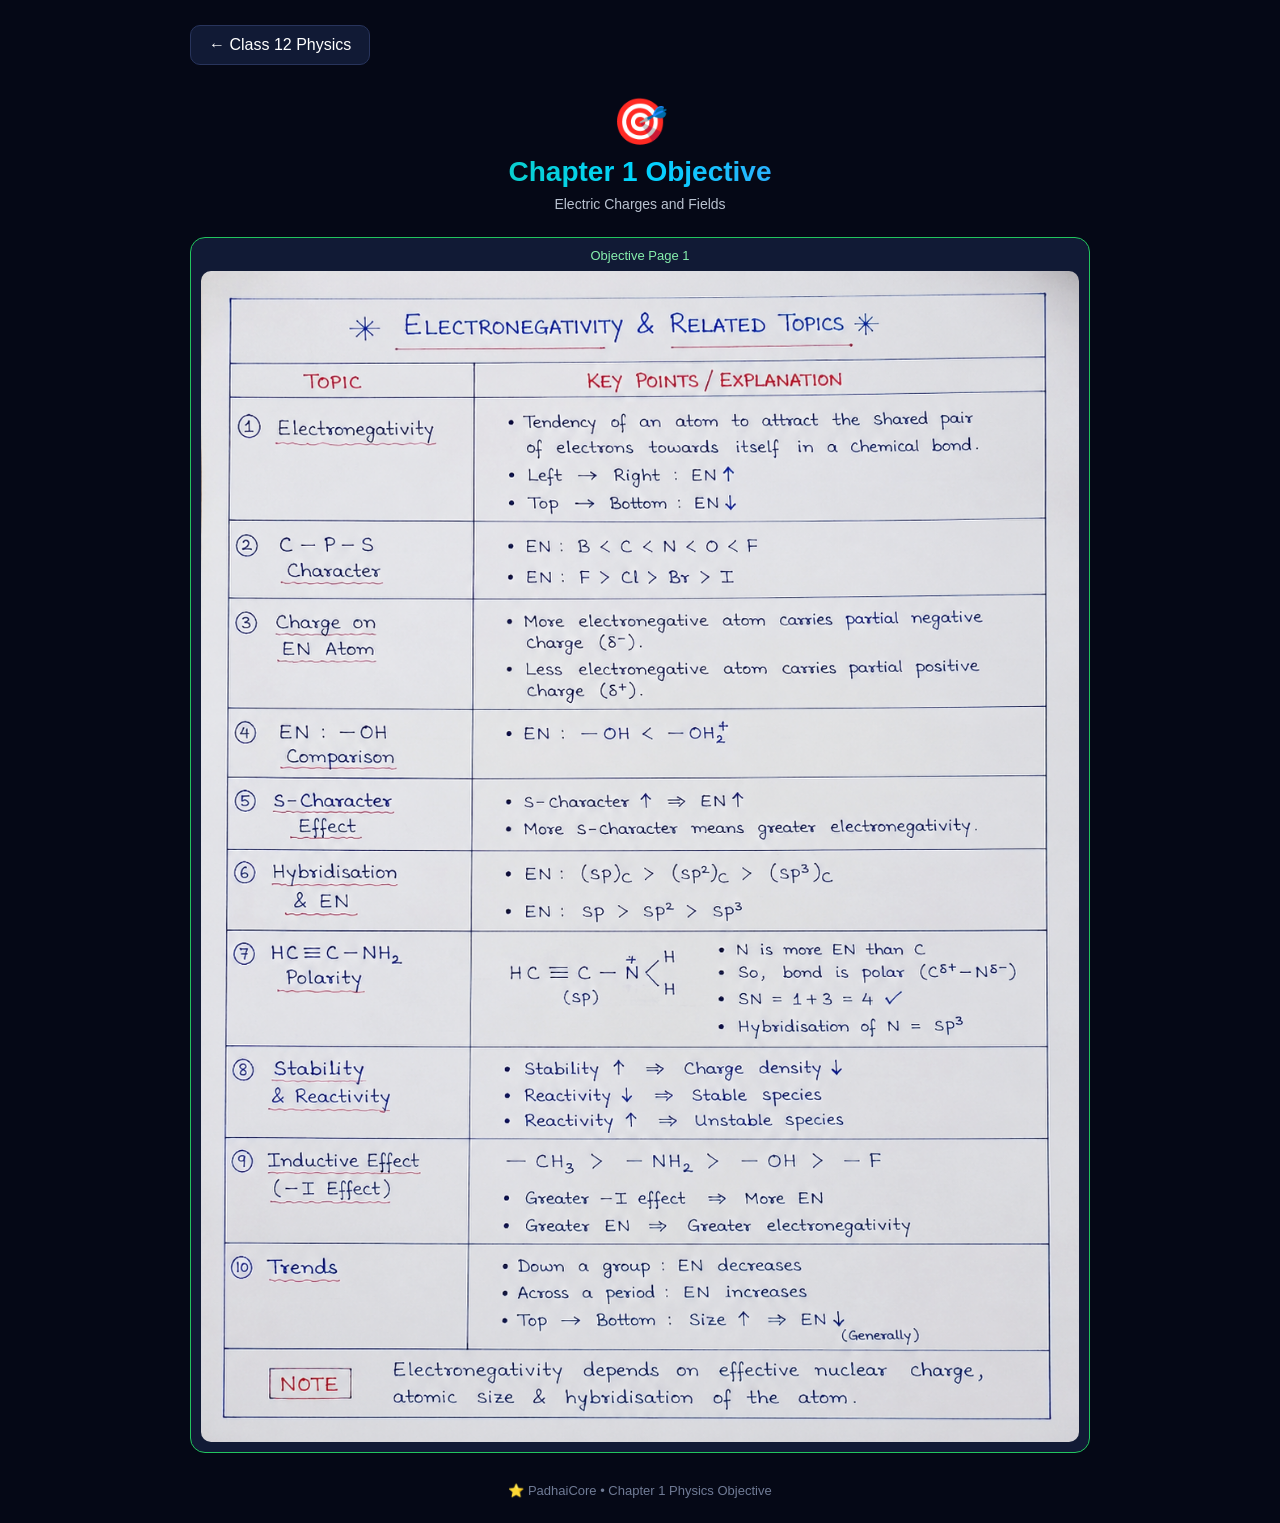
<file: physics-ch1-objective.html>
<!DOCTYPE html>
<html lang="en">
<head>
  <meta charset="UTF-8">
  <meta name="viewport" content="width=device-width, initial-scale=1.0">

  <title>Chapter 1 Objective - PadhaiCore</title>

  <style>
    * {
      box-sizing: border-box;
      margin: 0;
      padding: 0;
    }

    body {
      background: #050816;
      color: white;
      font-family: Arial, sans-serif;
      min-height: 100vh;
      padding: 15px;
    }

    .container {
      max-width: 900px;
      margin: auto;
    }

    .back {
      display: inline-block;
      margin: 10px 0 20px;
      padding: 10px 18px;
      border-radius: 10px;
      background: #111a35;
      color: white;
      text-decoration: none;
      border: 1px solid #28345c;
    }

    .header {
      text-align: center;
      padding: 10px 10px 25px;
    }

    .header .icon {
      font-size: 45px;
    }

    .header h1 {
      margin-top: 8px;
      font-size: 28px;
      background: linear-gradient(90deg, #22c55e, #00d4ff, #8b5cf6);
      -webkit-background-clip: text;
      color: transparent;
    }

    .header p {
      margin-top: 8px;
      color: #b9c2d0;
      font-size: 14px;
    }

    .content-container {
      display: flex;
      flex-direction: column;
      gap: 18px;
    }

    .content-page {
      background: #111a35;
      padding: 10px;
      border-radius: 15px;
      border: 1px solid #22c55e;
    }

    .content-page img {
      width: 100%;
      height: auto;
      display: block;
      border-radius: 10px;
    }

    .page-title {
      text-align: center;
      color: #86efac;
      font-size: 13px;
      margin-bottom: 8px;
    }

    .empty {
      text-align: center;
      padding: 35px 15px;
      border-radius: 15px;
      background: #111a35;
      border: 1px dashed #394b78;
      color: #9aa6bd;
      line-height: 1.6;
    }

    .footer {
      text-align: center;
      margin: 30px 0 10px;
      color: #707b96;
      font-size: 13px;
    }
  </style>
</head>

<body>

  <div class="container">

    <!-- BACK -->
    <a href="class12-physics.html" class="back">
      ← Class 12 Physics
    </a>


    <!-- HEADER -->
    <div class="header">

      <div class="icon">🎯</div>

      <h1>Chapter 1 Objective</h1>

      <p>
        Electric Charges and Fields
      </p>

    </div>


    <!-- OBJECTIVE IMAGES -->

    <div class="content-container" id="contentContainer">
    </div>


    <div class="footer">
      ⭐ PadhaiCore • Chapter 1 Physics Objective
    </div>

  </div>


  <script>

    /* =========================================
       🎯 OBJECTIVE IMAGES

       👉 नई image जोड़ने के लिए
       सिर्फ नीचे वाली list में नाम जोड़ें।
       ========================================= */

    const objectiveImages = [
      "page1.jpg"
    ];


    const contentContainer =
      document.getElementById("contentContainer");


    objectiveImages.forEach((image, index) => {

      const page = document.createElement("div");

      page.className = "content-page";


      page.innerHTML = `

        <div class="page-title">
          Objective Page ${index + 1}
        </div>

        <img
          src="assets/physics/chapter1/objective/${image}"
          alt="Chapter 1 Objective Page ${index + 1}"
        >

      `;


      contentContainer.appendChild(page);

    });

  </script>

</body>
</html>
</file>
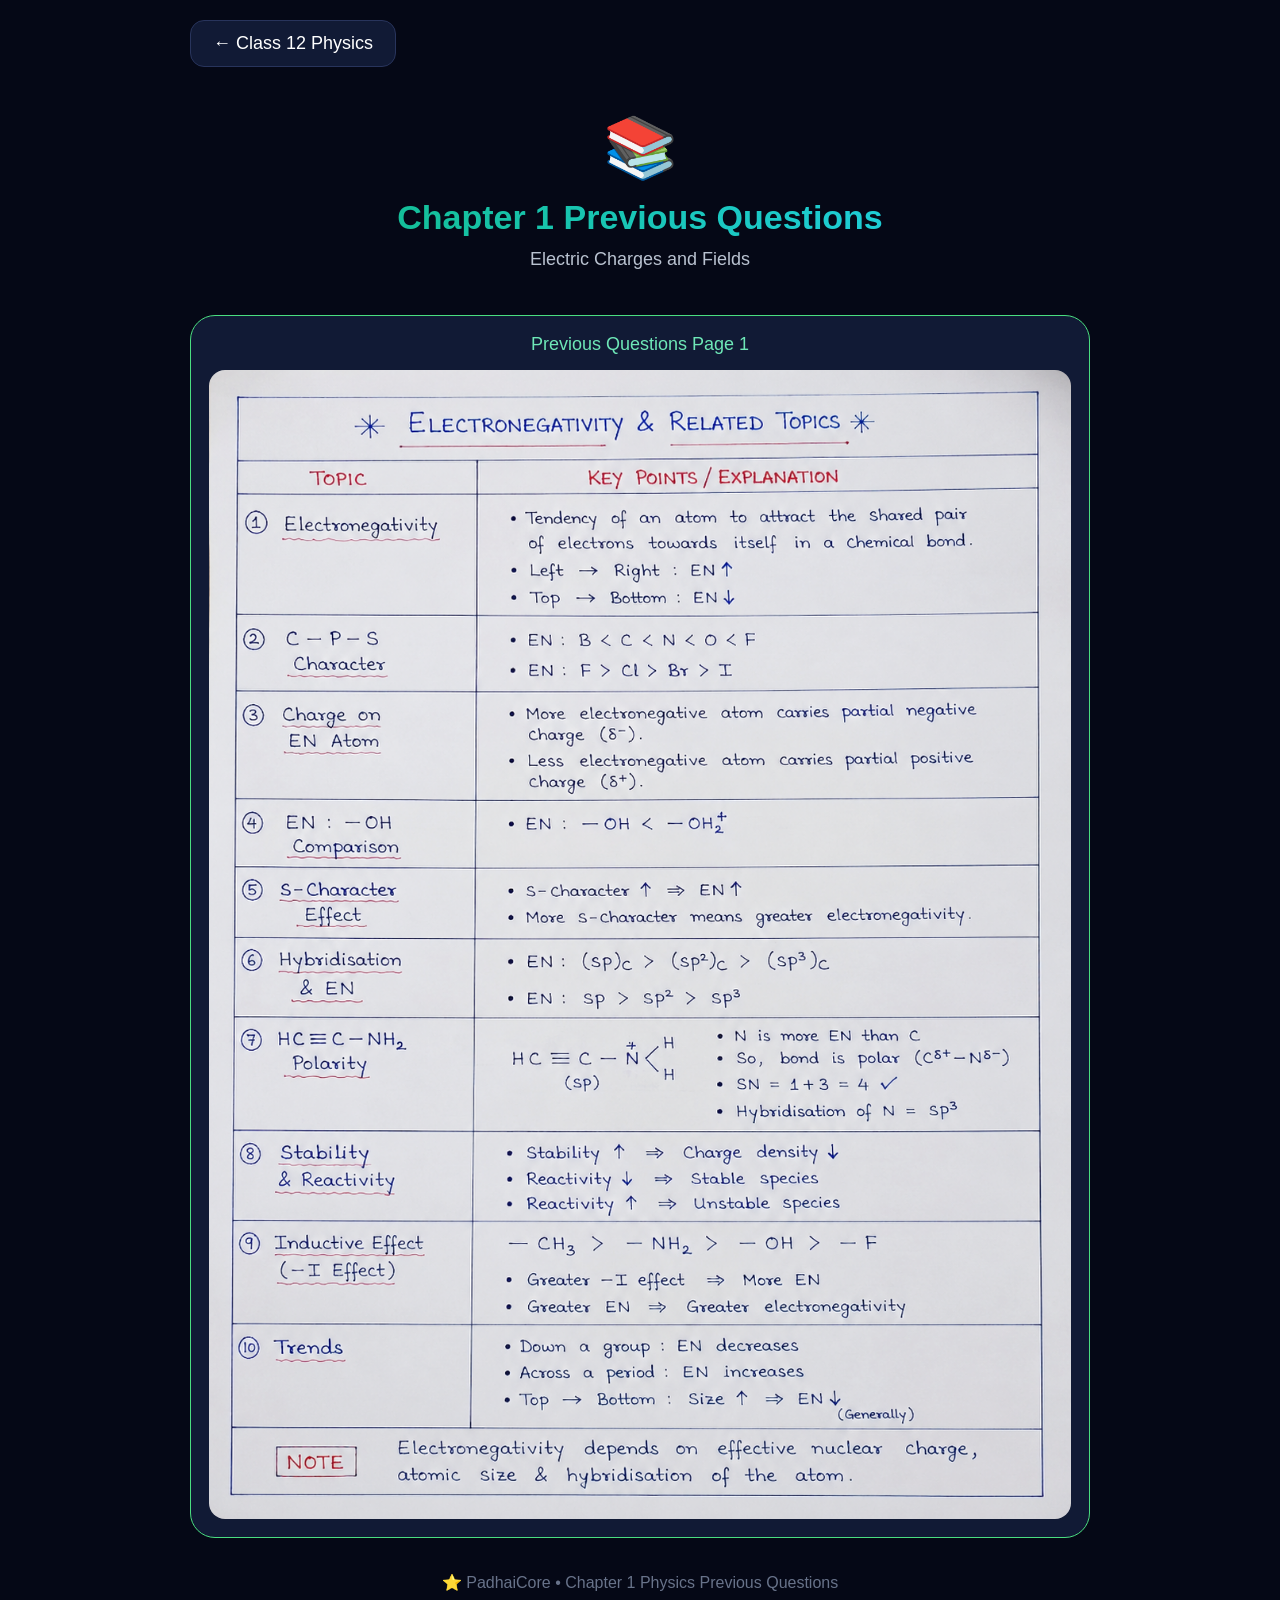
<file: physics-ch1-previous.html>
<!DOCTYPE html>
<html lang="en">
<head>
  <meta charset="UTF-8">
  <meta name="viewport" content="width=device-width, initial-scale=1.0">

  <title>Chapter 1 Previous Questions - PadhaiCore</title>

  <style>
    * {
      box-sizing: border-box;
      margin: 0;
      padding: 0;
    }

    body {
      background: #050816;
      color: white;
      font-family: Arial, sans-serif;
      min-height: 100vh;
      padding: 20px;
    }

    .container {
      max-width: 900px;
      margin: auto;
    }

    .back {
      display: inline-block;
      margin-bottom: 45px;
      padding: 12px 22px;
      border-radius: 14px;
      background: #111a35;
      color: white;
      text-decoration: none;
      border: 1px solid #28345c;
      font-size: 18px;
    }

    .header {
      text-align: center;
      padding: 0 10px 45px;
    }

    .icon {
      font-size: 60px;
      margin-bottom: 15px;
    }

    .header h1 {
      font-size: 34px;
      background: linear-gradient(90deg, #10b981, #22d3ee);
      -webkit-background-clip: text;
      -webkit-text-fill-color: transparent;
      margin-bottom: 12px;
    }

    .header p {
      color: #b9c2d0;
      font-size: 18px;
    }

    .previous-container {
      display: flex;
      flex-direction: column;
      gap: 25px;
    }

    .previous-page {
      padding: 18px;
      border-radius: 25px;
      background: #111a35;
      border: 1px solid #4ade80;
      overflow: hidden;
    }

    .page-title {
      text-align: center;
      color: #6ee7b7;
      font-size: 18px;
      padding: 0 0 15px;
    }

    .previous-page img {
      display: block;
      width: 100%;
      height: auto;
      border-radius: 16px;
    }

    .footer {
      text-align: center;
      color: #68738a;
      margin-top: 35px;
      padding-bottom: 20px;
      font-size: 16px;
    }

    @media (max-width: 600px) {

      body {
        padding: 12px;
      }

      .back {
        margin-bottom: 45px;
        font-size: 18px;
      }

      .header {
        padding-bottom: 40px;
      }

      .icon {
        font-size: 58px;
      }

      .header h1 {
        font-size: 31px;
      }

      .header p {
        font-size: 17px;
      }

      .previous-page {
        padding: 18px;
        border-radius: 25px;
      }

      .page-title {
        font-size: 18px;
      }
    }
  </style>
</head>

<body>

  <div class="container">

    <!-- BACK BUTTON -->

    <a href="class12-physics.html" class="back">
      ← Class 12 Physics
    </a>


    <!-- HEADER -->

    <div class="header">

      <div class="icon">📚</div>

      <h1>Chapter 1 Previous Questions</h1>

      <p>Electric Charges and Fields</p>

    </div>


    <!-- PREVIOUS QUESTIONS -->

    <div class="previous-container" id="previousContainer">
    </div>


    <!-- FOOTER -->

    <div class="footer">
      ⭐ PadhaiCore • Chapter 1 Physics Previous Questions
    </div>

  </div>


  <script>

    // ==========================================
    // 📚 PREVIOUS QUESTIONS IMAGES
    // नई image जोड़ने के लिए सिर्फ नीचे वाली list में
    // image का नाम जोड़ें
    // ==========================================

    const previousImages = [
      "page1.jpg"
    ];


    const previousContainer =
      document.getElementById("previousContainer");


    previousImages.forEach((image, index) => {

      const page = document.createElement("div");

      page.className = "previous-page";


      page.innerHTML = `
        <div class="page-title">
          Previous Questions Page ${index + 1}
        </div>

        <img
          src="assets/physics/chapter1/previous/${image}"
          alt="Chapter 1 Previous Questions Page ${index + 1}"
        >
      `;


      previousContainer.appendChild(page);

    });

  </script>

</body>
</html>
</file>
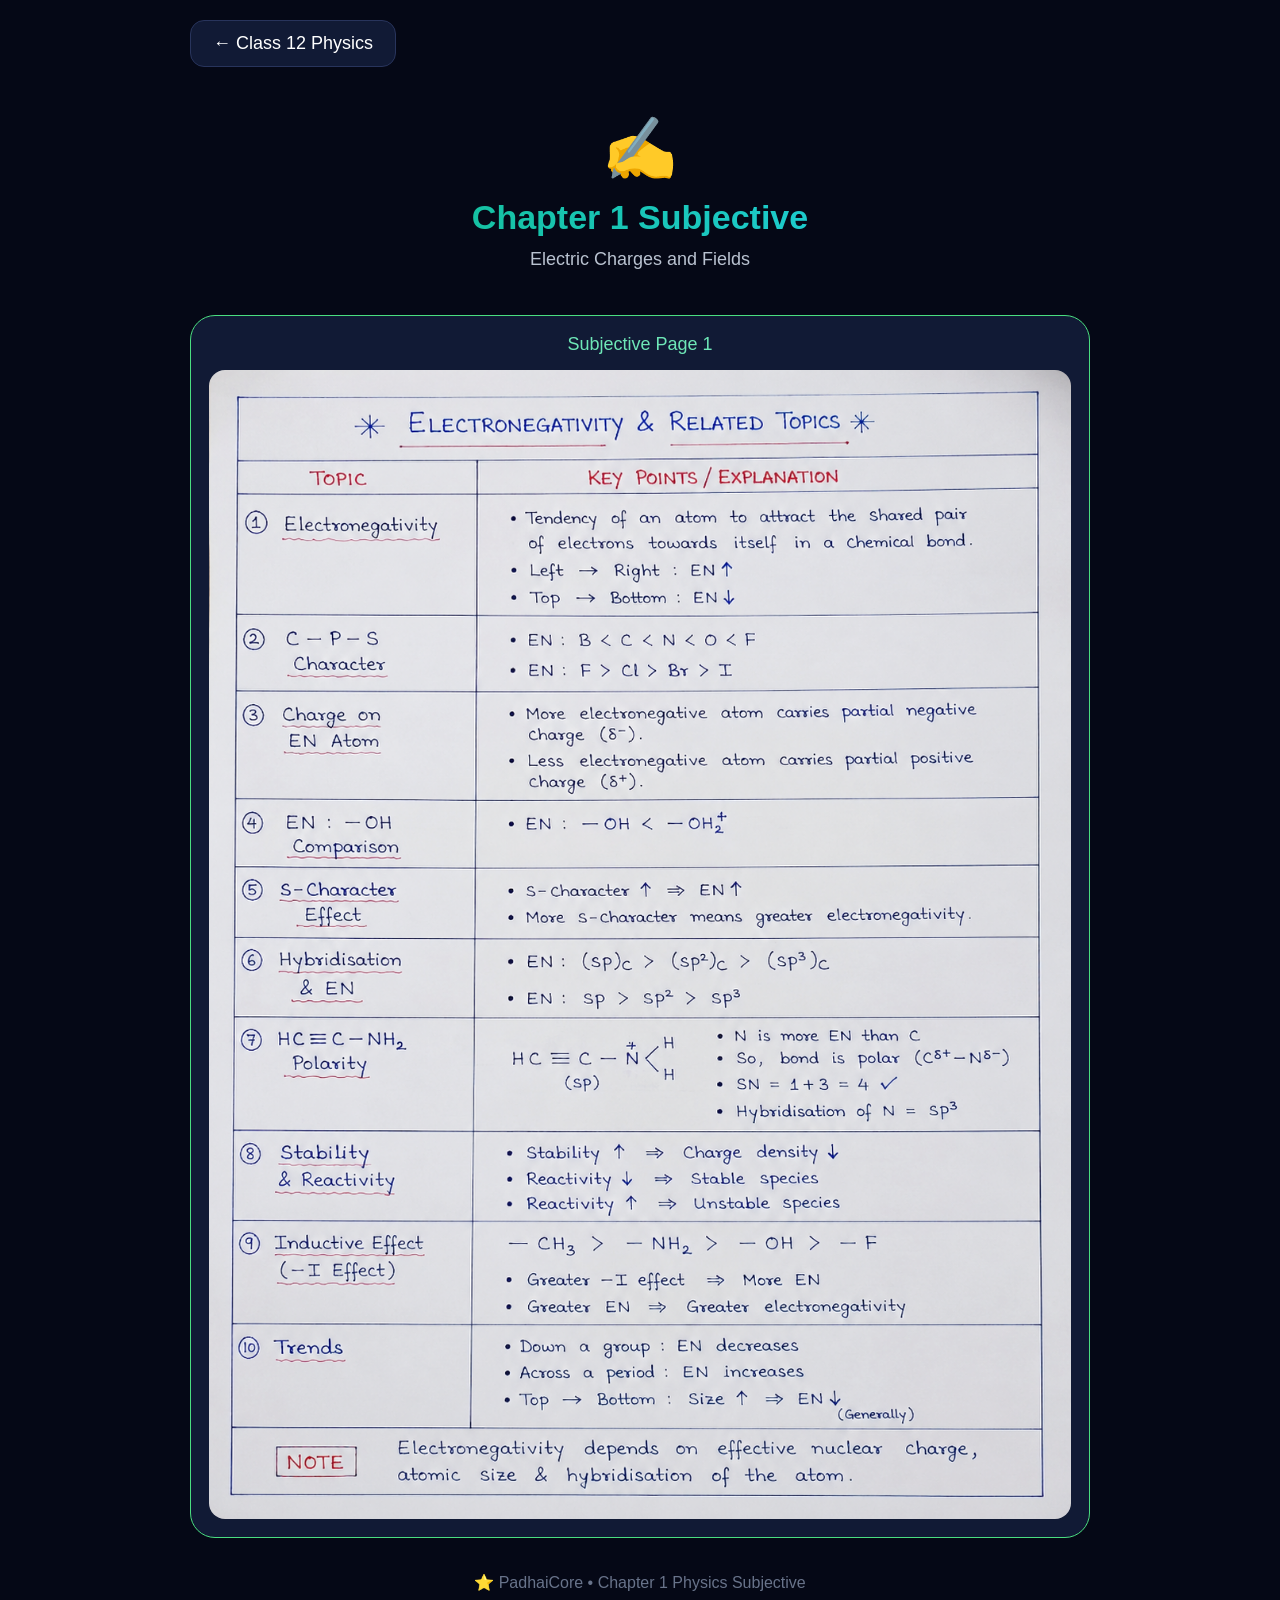
<file: physics-ch1-subjective.html>
<!DOCTYPE html>
<html lang="en">
<head>
  <meta charset="UTF-8">
  <meta name="viewport" content="width=device-width, initial-scale=1.0">

  <title>Chapter 1 Subjective - PadhaiCore</title>

  <style>
    * {
      box-sizing: border-box;
      margin: 0;
      padding: 0;
    }

    body {
      background: #050816;
      color: white;
      font-family: Arial, sans-serif;
      min-height: 100vh;
      padding: 20px;
    }

    .container {
      max-width: 900px;
      margin: auto;
    }

    .back {
      display: inline-block;
      margin-bottom: 45px;
      padding: 12px 22px;
      border-radius: 14px;
      background: #111a35;
      color: white;
      text-decoration: none;
      border: 1px solid #28345c;
      font-size: 18px;
    }

    .header {
      text-align: center;
      padding: 0 10px 45px;
    }

    .icon {
      font-size: 60px;
      margin-bottom: 15px;
    }

    .header h1 {
      font-size: 34px;
      background: linear-gradient(90deg, #10b981, #22d3ee);
      -webkit-background-clip: text;
      -webkit-text-fill-color: transparent;
      margin-bottom: 12px;
    }

    .header p {
      color: #b9c2d0;
      font-size: 18px;
    }

    .notes-container {
      display: flex;
      flex-direction: column;
      gap: 25px;
    }

    .note-page {
      padding: 18px;
      border-radius: 25px;
      background: #111a35;
      border: 1px solid #4ade80;
      overflow: hidden;
    }

    .page-title {
      text-align: center;
      color: #6ee7b7;
      font-size: 18px;
      padding: 0 0 15px;
    }

    .note-page img {
      display: block;
      width: 100%;
      height: auto;
      border-radius: 16px;
    }

    .footer {
      text-align: center;
      color: #68738a;
      margin-top: 35px;
      padding-bottom: 20px;
      font-size: 16px;
    }

    @media (max-width: 600px) {

      body {
        padding: 12px;
      }

      .back {
        margin-bottom: 45px;
        font-size: 18px;
      }

      .header {
        padding-bottom: 40px;
      }

      .icon {
        font-size: 58px;
      }

      .header h1 {
        font-size: 31px;
      }

      .header p {
        font-size: 17px;
      }

      .note-page {
        padding: 18px;
        border-radius: 25px;
      }

      .page-title {
        font-size: 18px;
      }
    }
  </style>
</head>

<body>

  <div class="container">

    <!-- BACK BUTTON -->

    <a href="class12-physics.html" class="back">
      ← Class 12 Physics
    </a>


    <!-- HEADER -->

    <div class="header">

      <div class="icon">✍️</div>

      <h1>Chapter 1 Subjective</h1>

      <p>Electric Charges and Fields</p>

    </div>


    <!-- SUBJECTIVE PAGES -->

    <div class="notes-container" id="subjectiveContainer">
    </div>


    <!-- FOOTER -->

    <div class="footer">
      ⭐ PadhaiCore • Chapter 1 Physics Subjective
    </div>

  </div>


  <script>

    // ==========================================
    // ✍️ SUBJECTIVE IMAGES
    // नई image जोड़ने के लिए सिर्फ नीचे वाली list में
    // image का नाम जोड़ें
    // ==========================================

    const subjectiveImages = [
      "page1.jpg"
    ];


    const subjectiveContainer =
      document.getElementById("subjectiveContainer");


    subjectiveImages.forEach((image, index) => {

      const page = document.createElement("div");

      page.className = "note-page";


      page.innerHTML = `
        <div class="page-title">
          Subjective Page ${index + 1}
        </div>

        <img
          src="assets/physics/chapter1/subjective/${image}"
          alt="Chapter 1 Subjective Page ${index + 1}"
        >
      `;


      subjectiveContainer.appendChild(page);

    });

  </script>

</body>
</html>
</file>
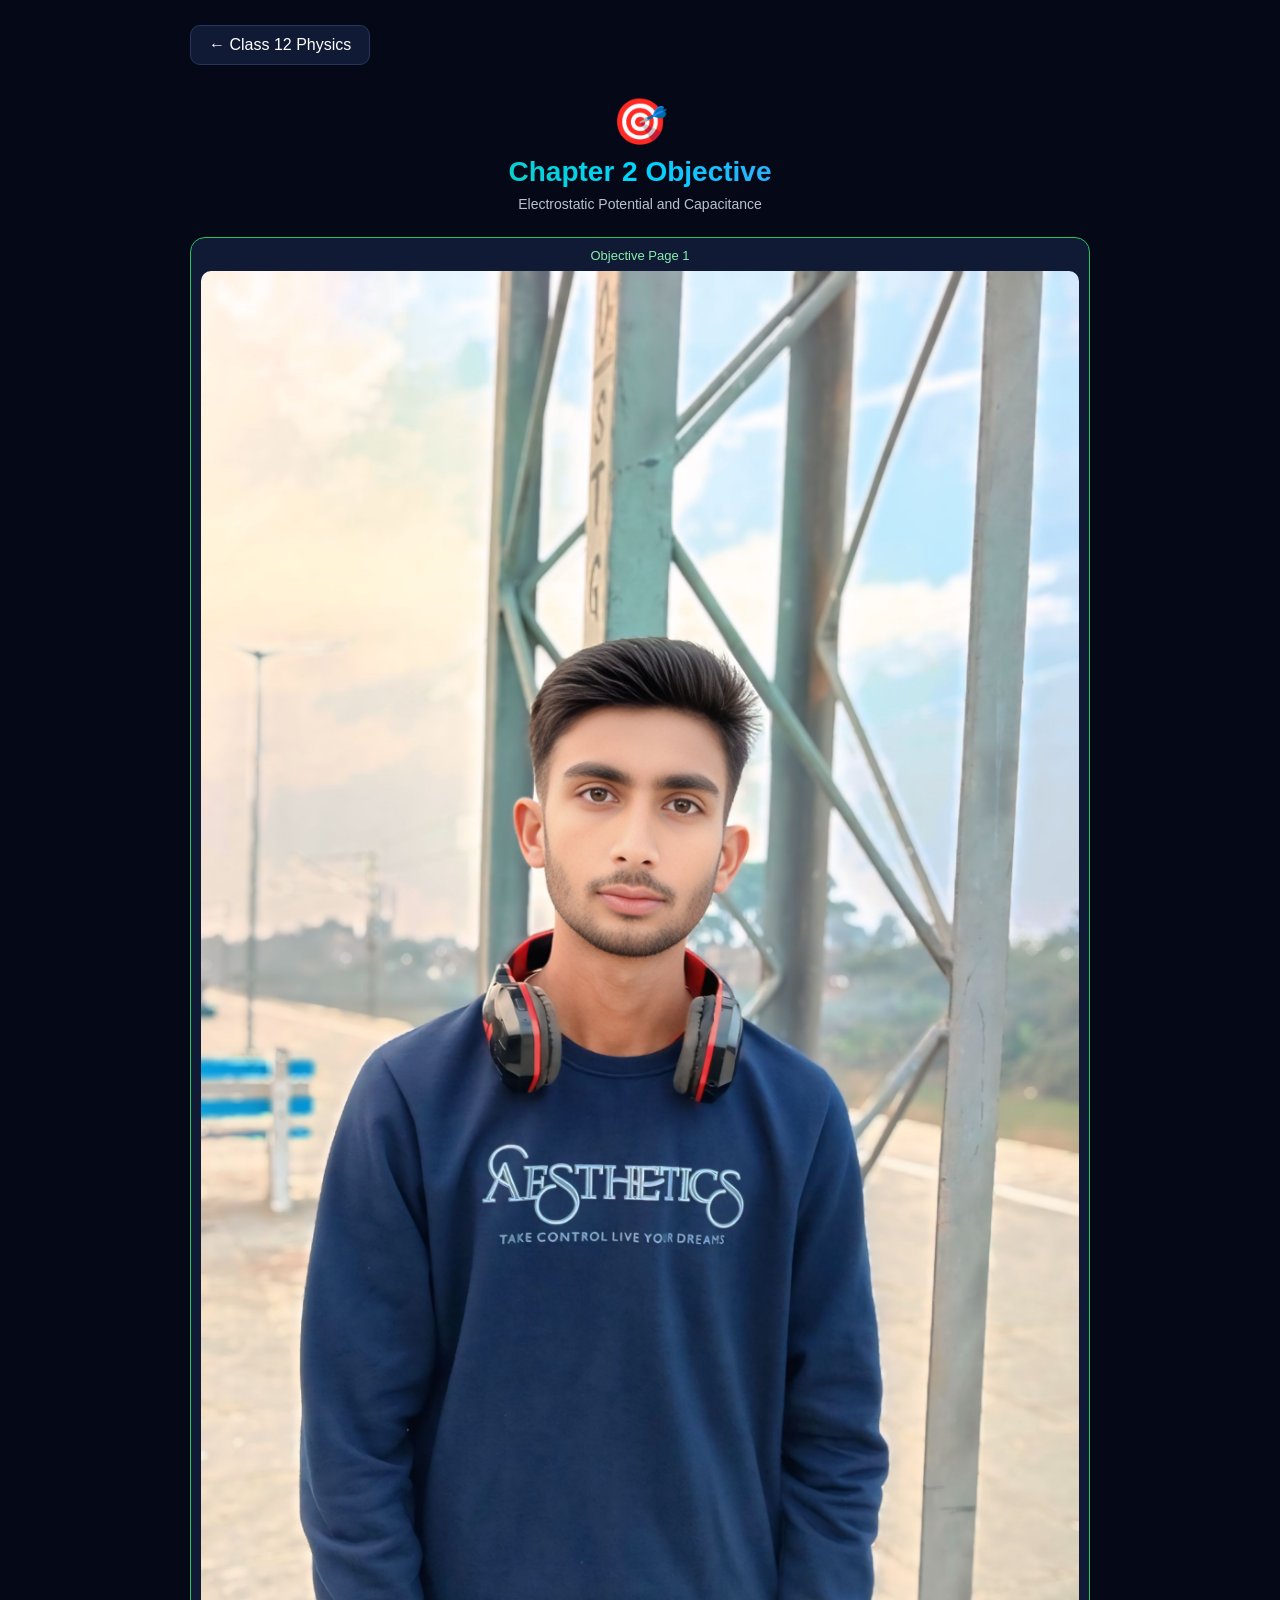
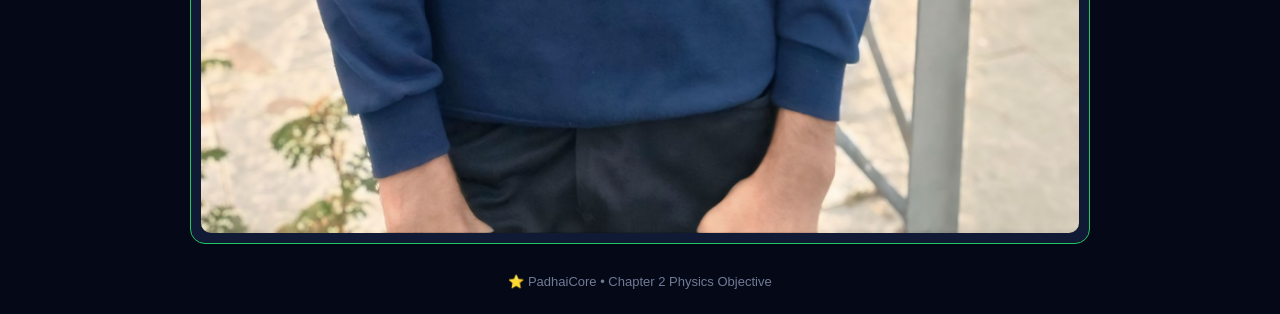
<file: physics-ch2-objective.html>
<!DOCTYPE html>
<html lang="en">
<head>
  <meta charset="UTF-8">
  <meta name="viewport" content="width=device-width, initial-scale=1.0">

  <title>Chapter 2 Objective - PadhaiCore</title>

  <style>
    * {
      box-sizing: border-box;
      margin: 0;
      padding: 0;
    }

    body {
      background: #050816;
      color: white;
      font-family: Arial, sans-serif;
      min-height: 100vh;
      padding: 15px;
    }

    .container {
      max-width: 900px;
      margin: auto;
    }

    .back {
      display: inline-block;
      margin: 10px 0 20px;
      padding: 10px 18px;
      border-radius: 10px;
      background: #111a35;
      color: white;
      text-decoration: none;
      border: 1px solid #28345c;
    }

    .header {
      text-align: center;
      padding: 10px 10px 25px;
    }

    .header .icon {
      font-size: 45px;
    }

    .header h1 {
      margin-top: 8px;
      font-size: 28px;
      background: linear-gradient(90deg, #22c55e, #00d4ff, #8b5cf6);
      -webkit-background-clip: text;
      color: transparent;
    }

    .header p {
      margin-top: 8px;
      color: #b9c2d0;
      font-size: 14px;
    }

    .content-container {
      display: flex;
      flex-direction: column;
      gap: 18px;
    }

    .content-page {
      background: #111a35;
      padding: 10px;
      border-radius: 15px;
      border: 1px solid #22c55e;
    }

    .content-page img {
      width: 100%;
      height: auto;
      display: block;
      border-radius: 10px;
    }

    .page-title {
      text-align: center;
      color: #86efac;
      font-size: 13px;
      margin-bottom: 8px;
    }

    .empty {
      text-align: center;
      padding: 35px 15px;
      border-radius: 15px;
      background: #111a35;
      border: 1px dashed #394b78;
      color: #9aa6bd;
      line-height: 1.6;
    }

    .footer {
      text-align: center;
      margin: 30px 0 10px;
      color: #707b96;
      font-size: 13px;
    }
  </style>
</head>

<body>

  <div class="container">

    <!-- BACK -->
    <a href="class12-physics.html" class="back">
      ← Class 12 Physics
    </a>


    <!-- HEADER -->
    <div class="header">

      <div class="icon">🎯</div>

      <h1>Chapter 2 Objective</h1>

      <p>
        Electrostatic Potential and Capacitance
      </p>

    </div>


    <!-- OBJECTIVE IMAGES -->

    <div class="content-container" id="contentContainer">
    </div>


    <div class="footer">
      ⭐ PadhaiCore • Chapter 2 Physics Objective
    </div>

  </div>


  <script>

    /* =========================================
       🎯 OBJECTIVE IMAGES

       👉 नई image जोड़ने के लिए
       सिर्फ नीचे वाली list में नाम जोड़ें।
       ========================================= */

    const objectiveImages = [
      "page1.jpg"
    ];


    const contentContainer =
      document.getElementById("contentContainer");


    objectiveImages.forEach((image, index) => {

      const page = document.createElement("div");

      page.className = "content-page";


      page.innerHTML = `

        <div class="page-title">
          Objective Page ${index + 1}
        </div>

        <img
          src="assets/physics/chapter2/objective/${image}"
          alt="Chapter 2 Objective Page ${index + 1}"
        >

      `;


      contentContainer.appendChild(page);

    });

  </script>

</body>
</html>
</file>
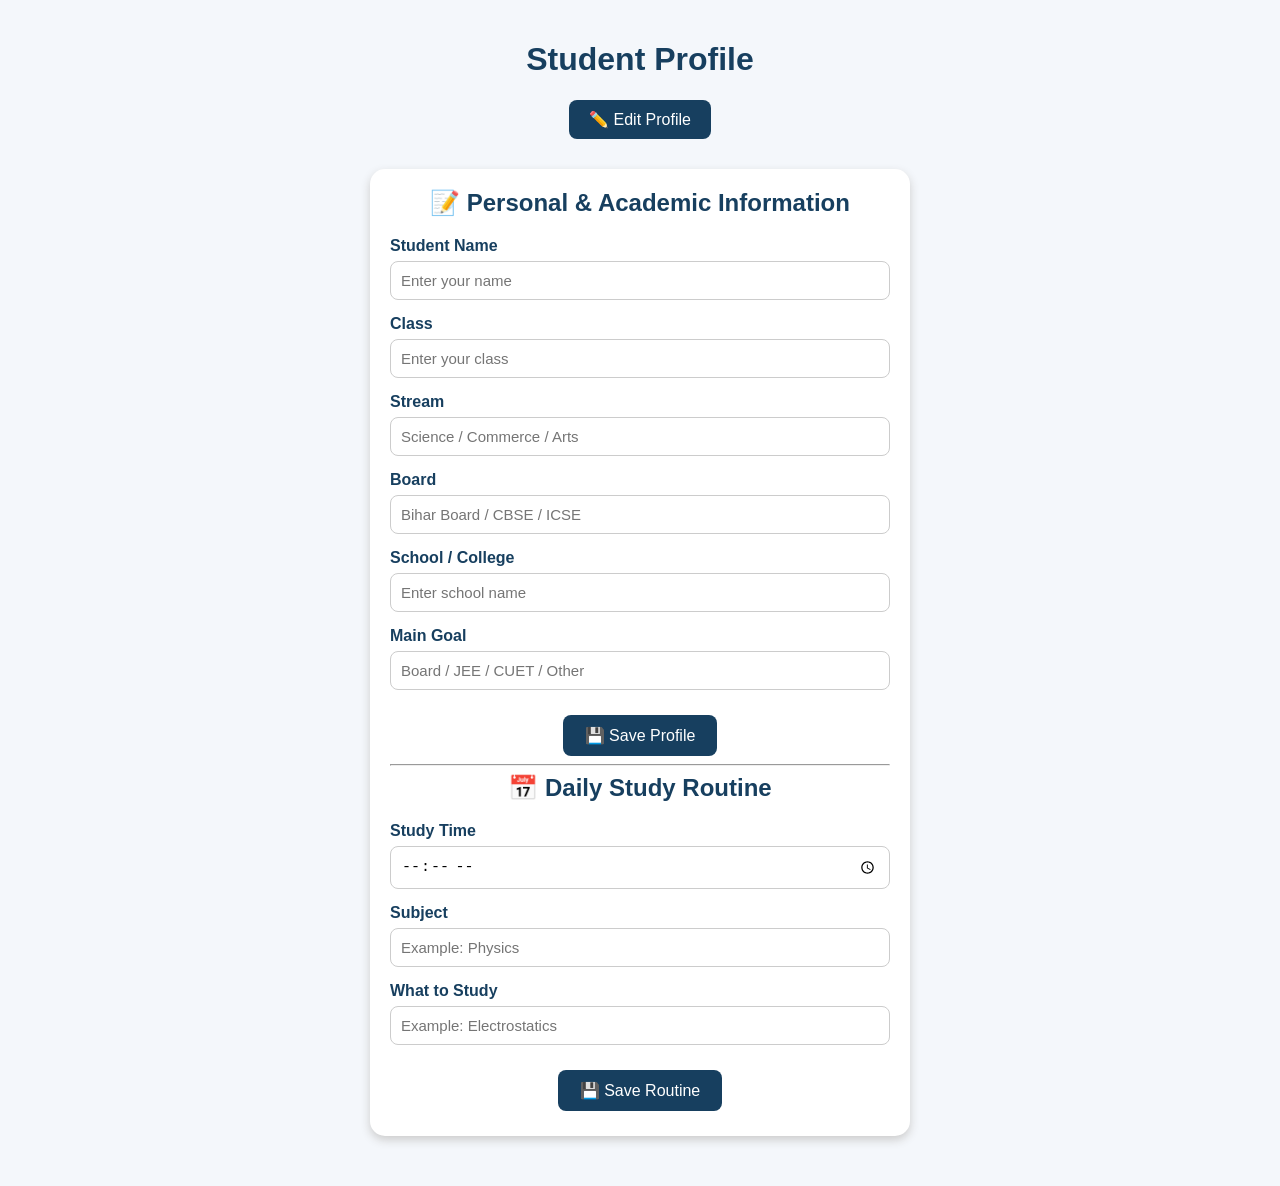
<file: profile.html>
<!DOCTYPE html>
<html lang="en">
<head>
  <meta charset="UTF-8">
  <meta name="viewport" content="width=device-width, initial-scale=1.0">
  <title>Student Profile - PadhaiCore</title>
  <link rel="stylesheet" href="profile.css">
</head>

<body>

  <h1>Student Profile</h1>
  <button class="edit-profile-btn" onclick="editProfile()">✏️ Edit Profile</button>

<div class="profile-form">

  <h2>📝 Personal & Academic Information</h2>

  <label>Student Name</label>
  <input type="text" id="profileName" placeholder="Enter your name">

  <label>Class</label>
  <input type="text" id="profileClass" placeholder="Enter your class">

  <label>Stream</label>
  <input type="text" id="profileStream" placeholder="Science / Commerce / Arts">

  <label>Board</label>
  <input type="text" id="profileBoard" placeholder="Bihar Board / CBSE / ICSE">

  <label>School / College</label>
  <input type="text" id="profileSchool" placeholder="Enter school name">

  <label>Main Goal</label>
  <input type="text" id="profileGoal" placeholder="Board / JEE / CUET / Other">

  <button class="save-profile-btn" type="button" onclick="saveProfile()">
  💾 Save Profile
  </button>
  <hr>
  <div id="routineDisplay"></div>
  
  <h2>📅 Daily Study Routine</h2>

  <label>Study Time</label>
  <input type="time" id="routineTime">

  <label>Subject</label>
  <input type="text" id="routineSubject" placeholder="Example: Physics">

  <label>What to Study</label>
  <input type="text" id="routineTask" placeholder="Example: Electrostatics">

  <button class="save-profile-btn" type="button" onclick="saveRoutine()">
    💾 Save Routine
  </button>
</div>
<script src="script.js?v=2"></script>
</body>
</html>
</file>
<file: style.css>
* {
  box-sizing: border-box;
  margin: 0;
  padding: 0;
}

html,
body {
  width: 100%;
  min-height: 100%;
}

body {
  background: #050816;
  font-family: Arial, sans-serif;
  overflow-x: hidden;
}

.home {
  position: relative;
  width: 100%;
  max-width: 1100px;
  margin: 0 auto;
}

/* =========================
   MAIN DESIGN IMAGE
   ========================= */

.design-image {
  display: block;
  width: 100%;
  height: auto;
  min-height: 100px;
  object-fit: contain;
}

/* =========================
   WORKING BUTTON LAYER
   Image के ऊपर केवल clickable area
   ========================= */

.button-layer {
  position: absolute;
  inset: 0;
  width: 100%;
  height: 100%;
}

/* सभी working buttons */
.menu-btn {
  position: absolute;

  border: 0;
  outline: none;
  border-radius: 18px;

  background: transparent;
  color: transparent;

  cursor: pointer;

  display: flex;
  flex-direction: column;
  align-items: flex-start;
  justify-content: center;

  padding: 20px;

  text-align: left;

  /* Image का original design दिखाई देगा */
  backdrop-filter: none;

  transition: transform 0.2s ease, background 0.2s ease;
}

/* Image में पहले से text है,
   इसलिए overlay का text छिपा रहेगा */
.menu-btn span,
.menu-btn b,
.menu-btn small {
  opacity: 0;
}

/* Touch/click पर हल्का indication */
.menu-btn:hover {
  background: rgba(255, 255, 255, 0.04);
  transform: scale(1.01);
}

.menu-btn:active {
  transform: scale(0.98);
}

/* =========================
   EXACT 2 × 2 STRUCTURE
   ========================= */

/* 1 — Board Analysis */
.board {
  left: 4.5%;
  top: 39%;
  width: 44%;
  height: 20%;
}

/* 2 — Class 11 */
.class11 {
  right: 4.5%;
  top: 39%;
  width: 44%;
  height: 20%;
}

/* 3 — Class 12 */
.class12 {
  left: 4.5%;
  top: 59.5%;
  width: 44%;
  height: 20%;
}

/* 4 — JEE / IIT */
.jee {
  right: 4.5%;
  top: 59.5%;
  width: 44%;
  height: 20%;
}

/* 5 — Editing */
.editing {
  left: 4.5%;
  top: 80%;
  width: 91%;
  height: 15%;
}
/* 6 — Student Profile */
.profile {
  position: relative;

  left: 4.5%;
top: 0;
margin-top: 20px;

  width: 91%;
  height: 100px;

  border: 1px solid rgba(50, 180, 255, 0.35);
  border-radius: 18px;

  background: linear-gradient(
    135deg,
    #073b5c,
    #07527a,
    #063b62
  );

  color: white;
  opacity: 1;

  padding: 18px 24px;

  display: flex;
  flex-direction: column;
  align-items: flex-start;
  justify-content: center;

  box-shadow: 0 8px 20px rgba(0, 80, 130, 0.25);

  transition: transform 0.2s ease, box-shadow 0.2s ease;
}

/* Profile का content दिखाई दे */
.profile span,
.profile b,
.profile small {
  opacity: 1;
  color: white;
}

.profile span {
  font-size: 22px;
  margin-bottom: 3px;
}

.profile b {
  font-size: 18px;
}

.profile small {
  font-size: 12px;
  color: #b9d9ec;
}

/* दबाने पर हल्का effect */
.profile:active {
  transform: scale(0.98);
  box-shadow: 0 4px 10px rgba(0, 80, 130, 0.2);
}
/* =========================
   MOBILE
   ========================= */

@media (max-width: 600px) {

  .menu-btn {
    border-radius: 10px;
    padding: 5px;
  }

  .menu-btn:hover {
    transform: none;
    background: rgba(255, 255, 255, 0.03);
  }

  .menu-btn:active {
    transform: scale(0.99);
  }
}
</file>
<file: profile.css>
body {
    font-family: Arial, sans-serif;
    margin: 0;
    padding: 20px;
    background: #f4f7fb;
}

h1 {
    text-align: center;
    color: #173f5f;
}

.profile-info {
    display: flex;
    flex-wrap: wrap;
    gap: 20px;
    justify-content: center;
    margin-top: 30px;
}

    .info-box {
    width: 100%;
    max-width: 250px;
    padding: 20px;
    background: white;
    border-radius: 15px;
    box-shadow: 0 4px 10px #ccc;
}

.info-box h3 {
    margin-top: 0;
    color: #173f5f;
}

.info-box p {
    color: #555;
}
.edit-profile-btn {
    display: block;
    margin: 20px auto;
    padding: 10px 20px;
    border: none;
    border-radius: 8px;
    background: #173f5f;
    color: white;
    font-size: 16px;
    cursor: pointer;
}
.profile-form {
    width: 90%;
    max-width: 500px;
    margin: 30px auto;
    padding: 20px;
    background: white;
    border-radius: 15px;
    box-shadow: 0 4px 10px #ccc;
}

.profile-form h2 {
    text-align: center;
    color: #173f5f;
    margin-top: 0;
}

.profile-form label {
    display: block;
    margin-top: 15px;
    color: #173f5f;
    font-weight: bold;
}

.profile-form input {
    width: 100%;
    box-sizing: border-box;
    padding: 10px;
    margin-top: 6px;
    border: 1px solid #ccc;
    border-radius: 8px;
    font-size: 15px;
}

.save-profile-btn {
    display: block;
    margin: 25px auto 5px;
    padding: 11px 22px;
    border: none;
    border-radius: 8px;
    background: #173f5f;
    color: white;
    font-size: 16px;
    cursor: pointer;
}
</file>
